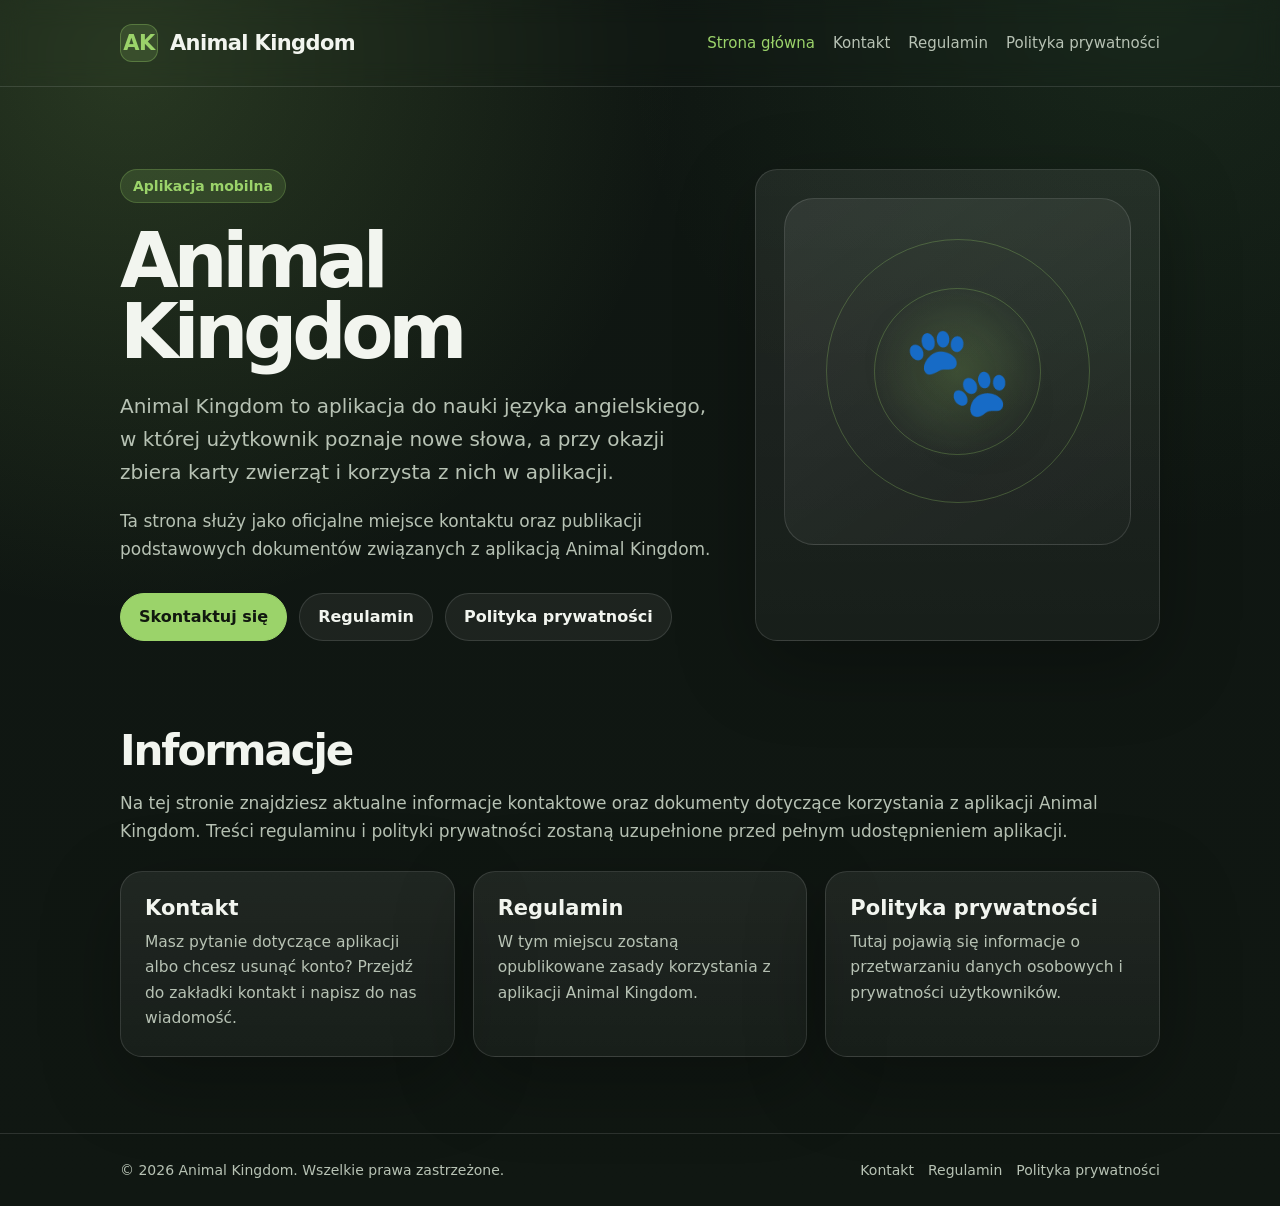
<file: index.html>
<!doctype html>
<html lang="pl">
<head>
  <meta charset="utf-8">
  <meta name="viewport" content="width=device-width, initial-scale=1">
  <title>Animal Kingdom – kontakt i dokumenty</title>
  <meta name="description" content="Oficjalna strona aplikacji Animal Kingdom do nauki języka angielskiego. Kontakt, regulamin i polityka prywatności.">
  <link rel="stylesheet" href="assets/style.css">
</head>
<body>
<header class="site-header">
  <div class="container header-inner">
    <a class="brand" href="index.html" aria-label="Animal Kingdom - strona główna">
      <span class="brand-mark">AK</span>
      <span>Animal Kingdom</span>
    </a>
    <nav class="nav" aria-label="Nawigacja główna">
      <a href="index.html" class="active">Strona główna</a>
      <a href="kontakt.html" >Kontakt</a>
      <a href="regulamin.html" >Regulamin</a>
      <a href="polityka-prywatnosci.html" >Polityka prywatności</a>
    </nav>
  </div>
</header>
<main>
  <section class="hero">
    <div class="container hero-grid">
      <div>
        <div class="kicker">Aplikacja mobilna</div>
        <h1>Animal Kingdom</h1>
        <p class="lead">
          Animal Kingdom to aplikacja do nauki języka angielskiego, w której użytkownik poznaje nowe słowa,
          a przy okazji zbiera karty zwierząt i korzysta z nich w aplikacji.
        </p>
        <p>
          Ta strona służy jako oficjalne miejsce kontaktu oraz publikacji podstawowych dokumentów
          związanych z aplikacją Animal Kingdom.
        </p>
        <div class="hero-actions">
          <a class="button primary" href="kontakt.html">Skontaktuj się</a>
          <a class="button" href="regulamin.html">Regulamin</a>
          <a class="button" href="polityka-prywatnosci.html">Polityka prywatności</a>
        </div>
      </div>

      <aside class="hero-card" aria-label="Grafika dekoracyjna Animal Kingdom">
        <div class="animal-orbit">
          <span class="orbit-symbol" aria-hidden="true">🐾</span>
        </div>
      </aside>
    </div>
  </section>

  <section class="info-section">
    <div class="container">
      <h2>Informacje</h2>
      <p>
        Na tej stronie znajdziesz aktualne informacje kontaktowe oraz dokumenty dotyczące korzystania
        z aplikacji Animal Kingdom. Treści regulaminu i polityki prywatności zostaną uzupełnione przed
        pełnym udostępnieniem aplikacji.
      </p>

      <div class="cards">
        <article class="card">
          <h3>Kontakt</h3>
          <p>Masz pytanie dotyczące aplikacji albo chcesz usunąć konto? Przejdź do zakładki kontakt i napisz do nas wiadomość.</p>
        </article>
        <article class="card">
          <h3>Regulamin</h3>
          <p>W tym miejscu zostaną opublikowane zasady korzystania z aplikacji Animal Kingdom.</p>
        </article>
        <article class="card">
          <h3>Polityka prywatności</h3>
          <p>Tutaj pojawią się informacje o przetwarzaniu danych osobowych i prywatności użytkowników.</p>
        </article>
      </div>
    </div>
  </section>
</main>
<footer class="site-footer">
  <div class="container footer-inner">
    <span>© 2026 Animal Kingdom. Wszelkie prawa zastrzeżone.</span>
    <div class="footer-links">
      <a href="kontakt.html">Kontakt</a>
      <a href="regulamin.html">Regulamin</a>
      <a href="polityka-prywatnosci.html">Polityka prywatności</a>
    </div>
  </div>
</footer>
</body>
</html>
</file>
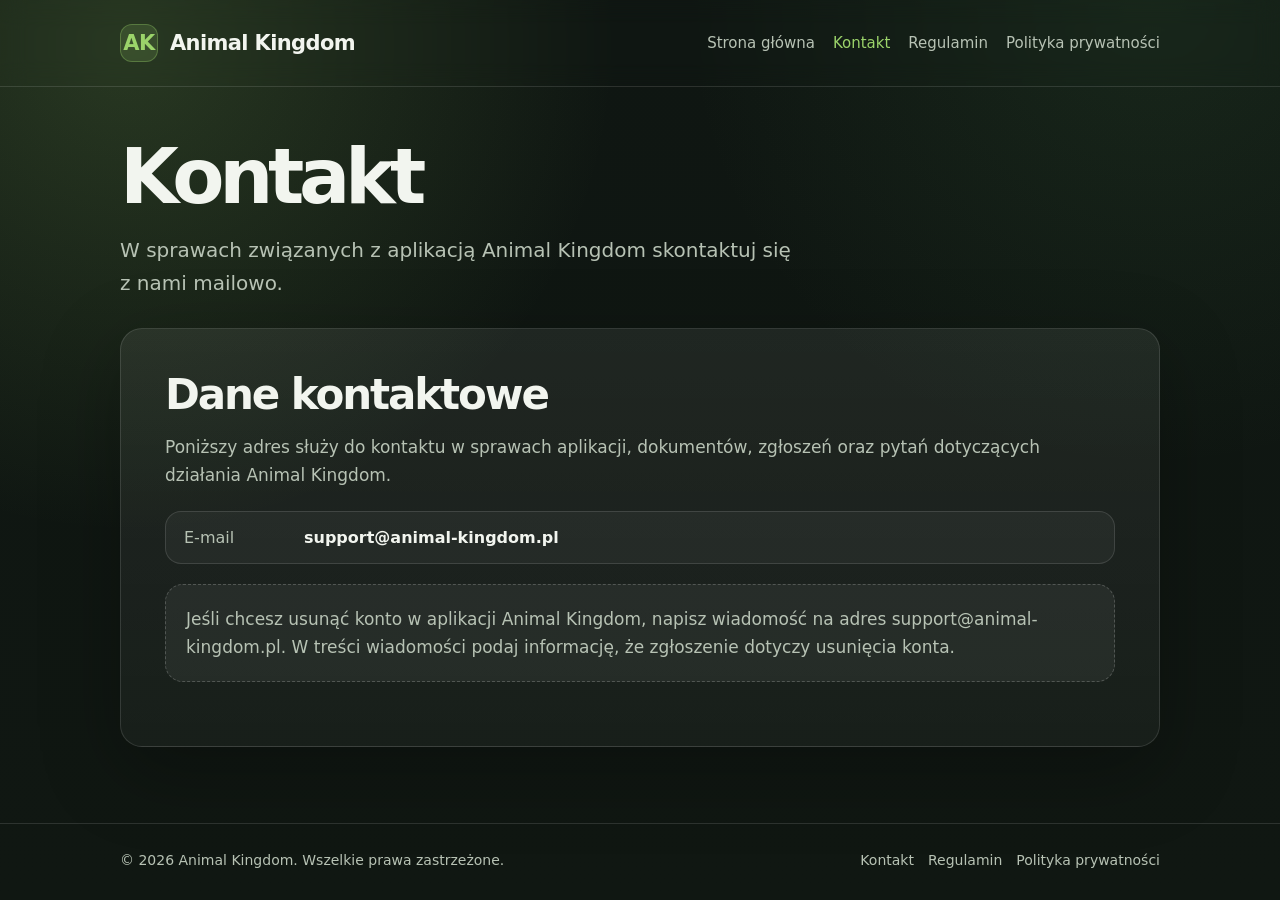
<file: kontakt.html>
<!doctype html>
<html lang="pl">
<head>
  <meta charset="utf-8">
  <meta name="viewport" content="width=device-width, initial-scale=1">
  <title>Kontakt – Animal Kingdom</title>
  <meta name="description" content="Kontakt w sprawach aplikacji Animal Kingdom oraz usunięcia konta.">
  <link rel="stylesheet" href="assets/style.css">
</head>
<body>
<header class="site-header">
  <div class="container header-inner">
    <a class="brand" href="index.html" aria-label="Animal Kingdom - strona główna">
      <span class="brand-mark">AK</span>
      <span>Animal Kingdom</span>
    </a>
    <nav class="nav" aria-label="Nawigacja główna">
      <a href="index.html" >Strona główna</a>
      <a href="kontakt.html" class="active">Kontakt</a>
      <a href="regulamin.html" >Regulamin</a>
      <a href="polityka-prywatnosci.html" >Polityka prywatności</a>
    </nav>
  </div>
</header>
<main class="page">
  <div class="container">
    <div class="page-header">
      <h1>Kontakt</h1>
      <p class="lead">
        W sprawach związanych z aplikacją Animal Kingdom skontaktuj się z nami mailowo.
      </p>
    </div>

    <section class="document-card">
      <h2>Dane kontaktowe</h2>
      <p>
        Poniższy adres służy do kontaktu w sprawach aplikacji, dokumentów, zgłoszeń oraz pytań
        dotyczących działania Animal Kingdom.
      </p>

      <div class="contact-box">
        <div class="contact-row">
          <span class="contact-label">E-mail</span>
          <a class="contact-value" href="mailto:support@animal-kingdom.pl">support@animal-kingdom.pl</a>
        </div>
      </div>

      <div class="placeholder">
        <p>
          Jeśli chcesz usunąć konto w aplikacji Animal Kingdom, napisz wiadomość na adres
          support@animal-kingdom.pl. W treści wiadomości podaj informację, że zgłoszenie dotyczy
          usunięcia konta.
        </p>
      </div>
    </section>
  </div>
</main>
<footer class="site-footer">
  <div class="container footer-inner">
    <span>© 2026 Animal Kingdom. Wszelkie prawa zastrzeżone.</span>
    <div class="footer-links">
      <a href="kontakt.html">Kontakt</a>
      <a href="regulamin.html">Regulamin</a>
      <a href="polityka-prywatnosci.html">Polityka prywatności</a>
    </div>
  </div>
</footer>
</body>
</html>
</file>
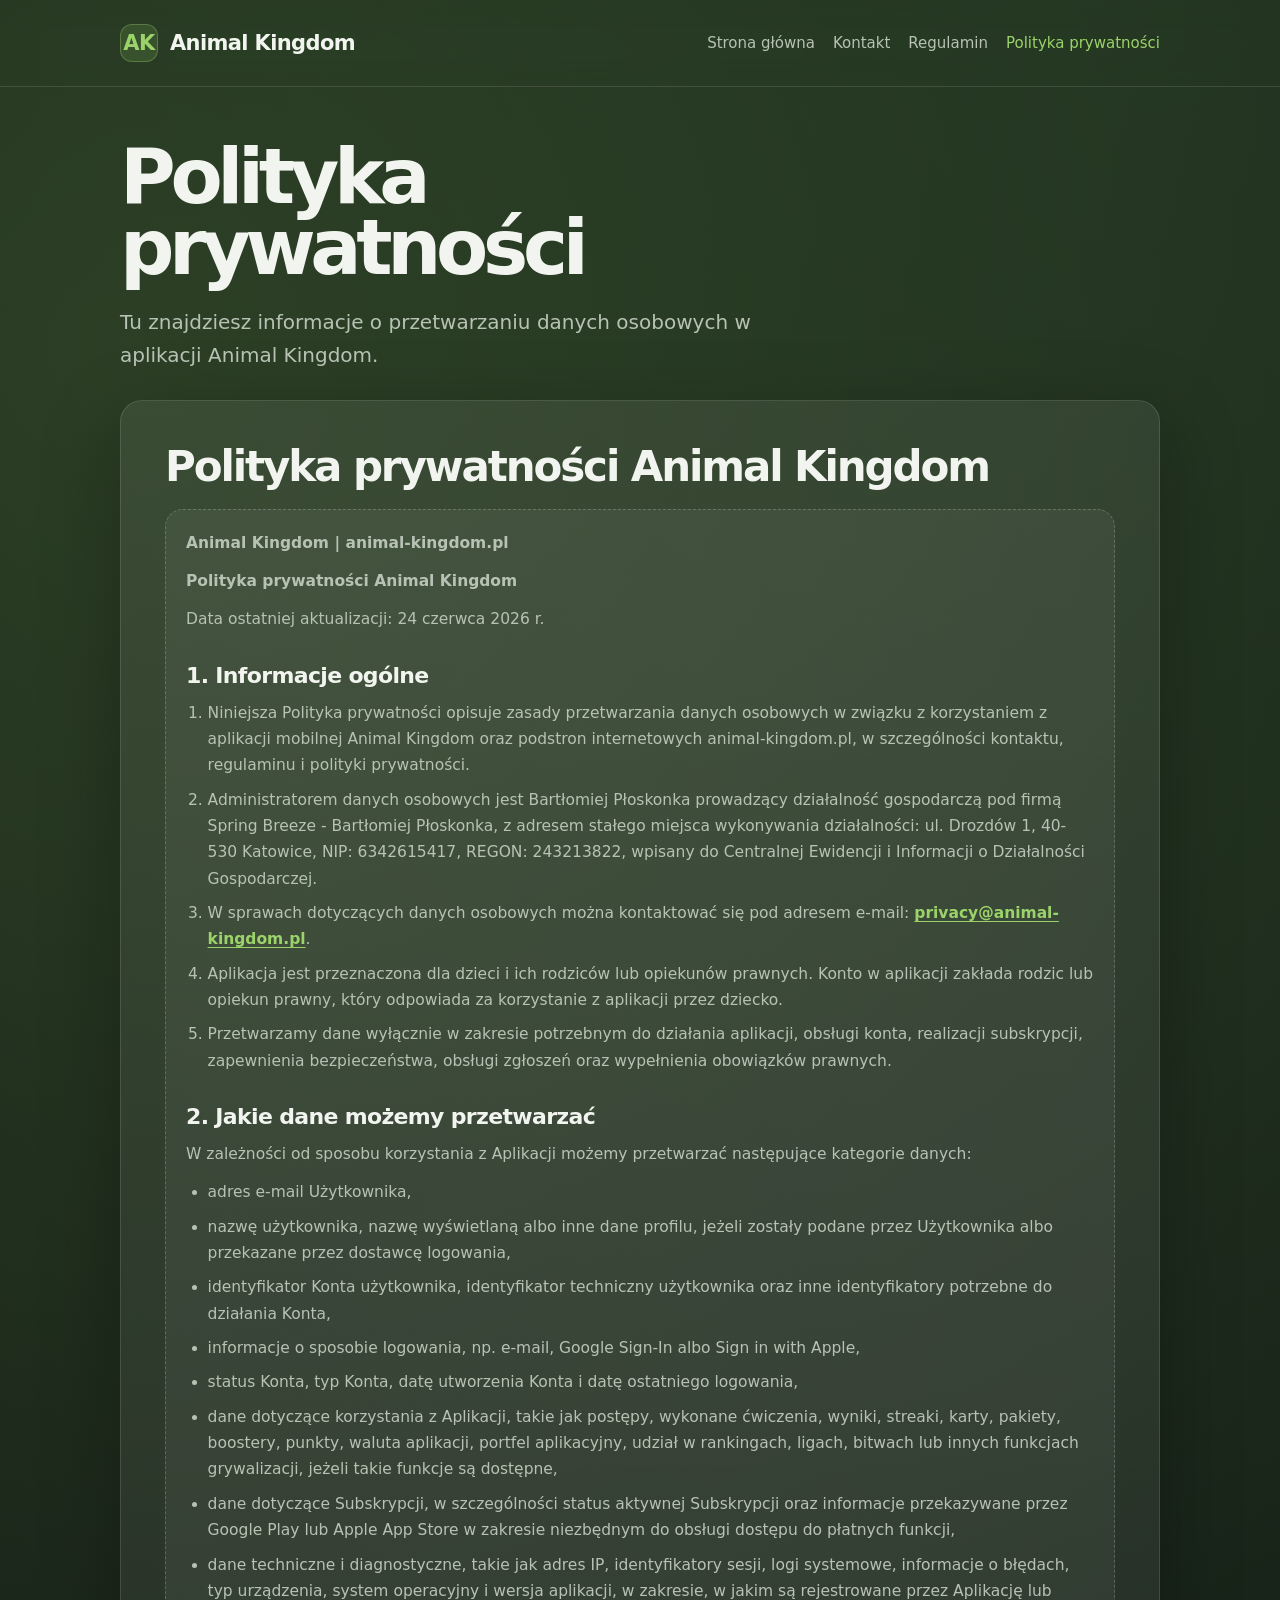
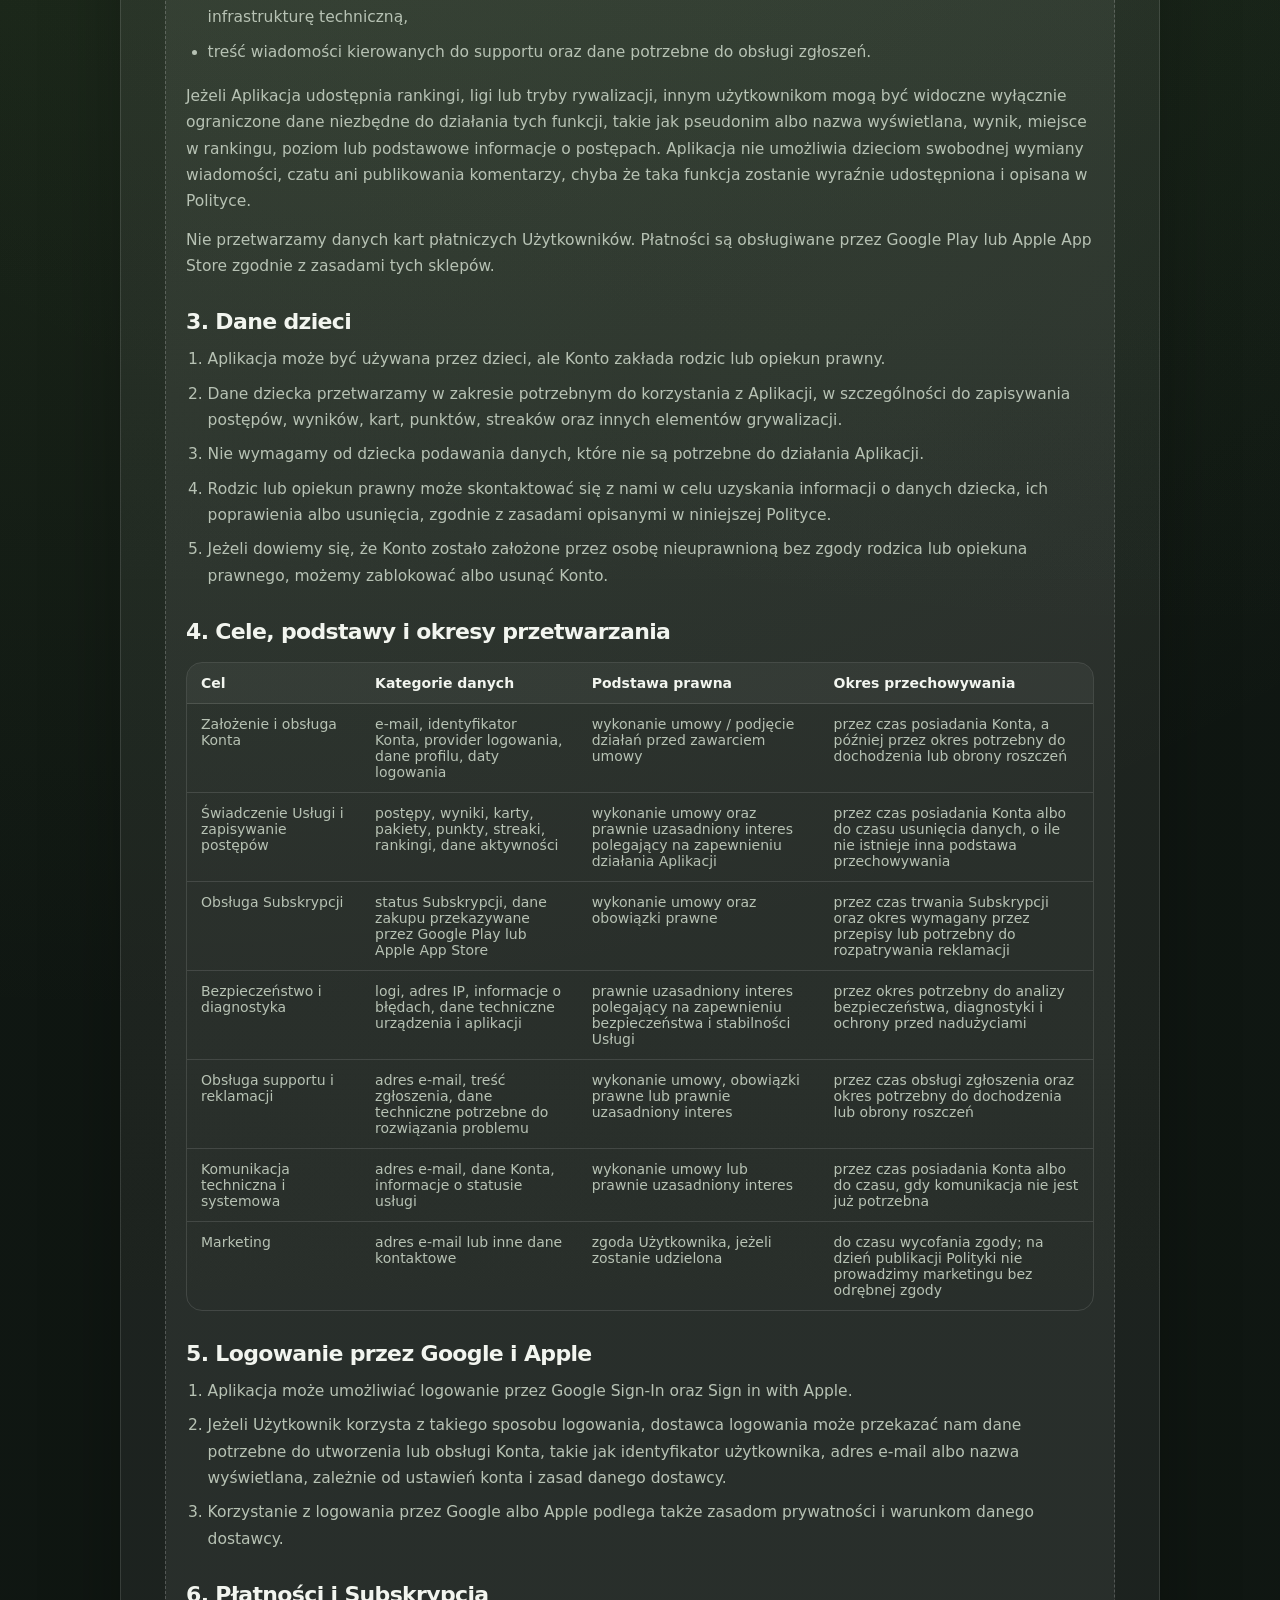
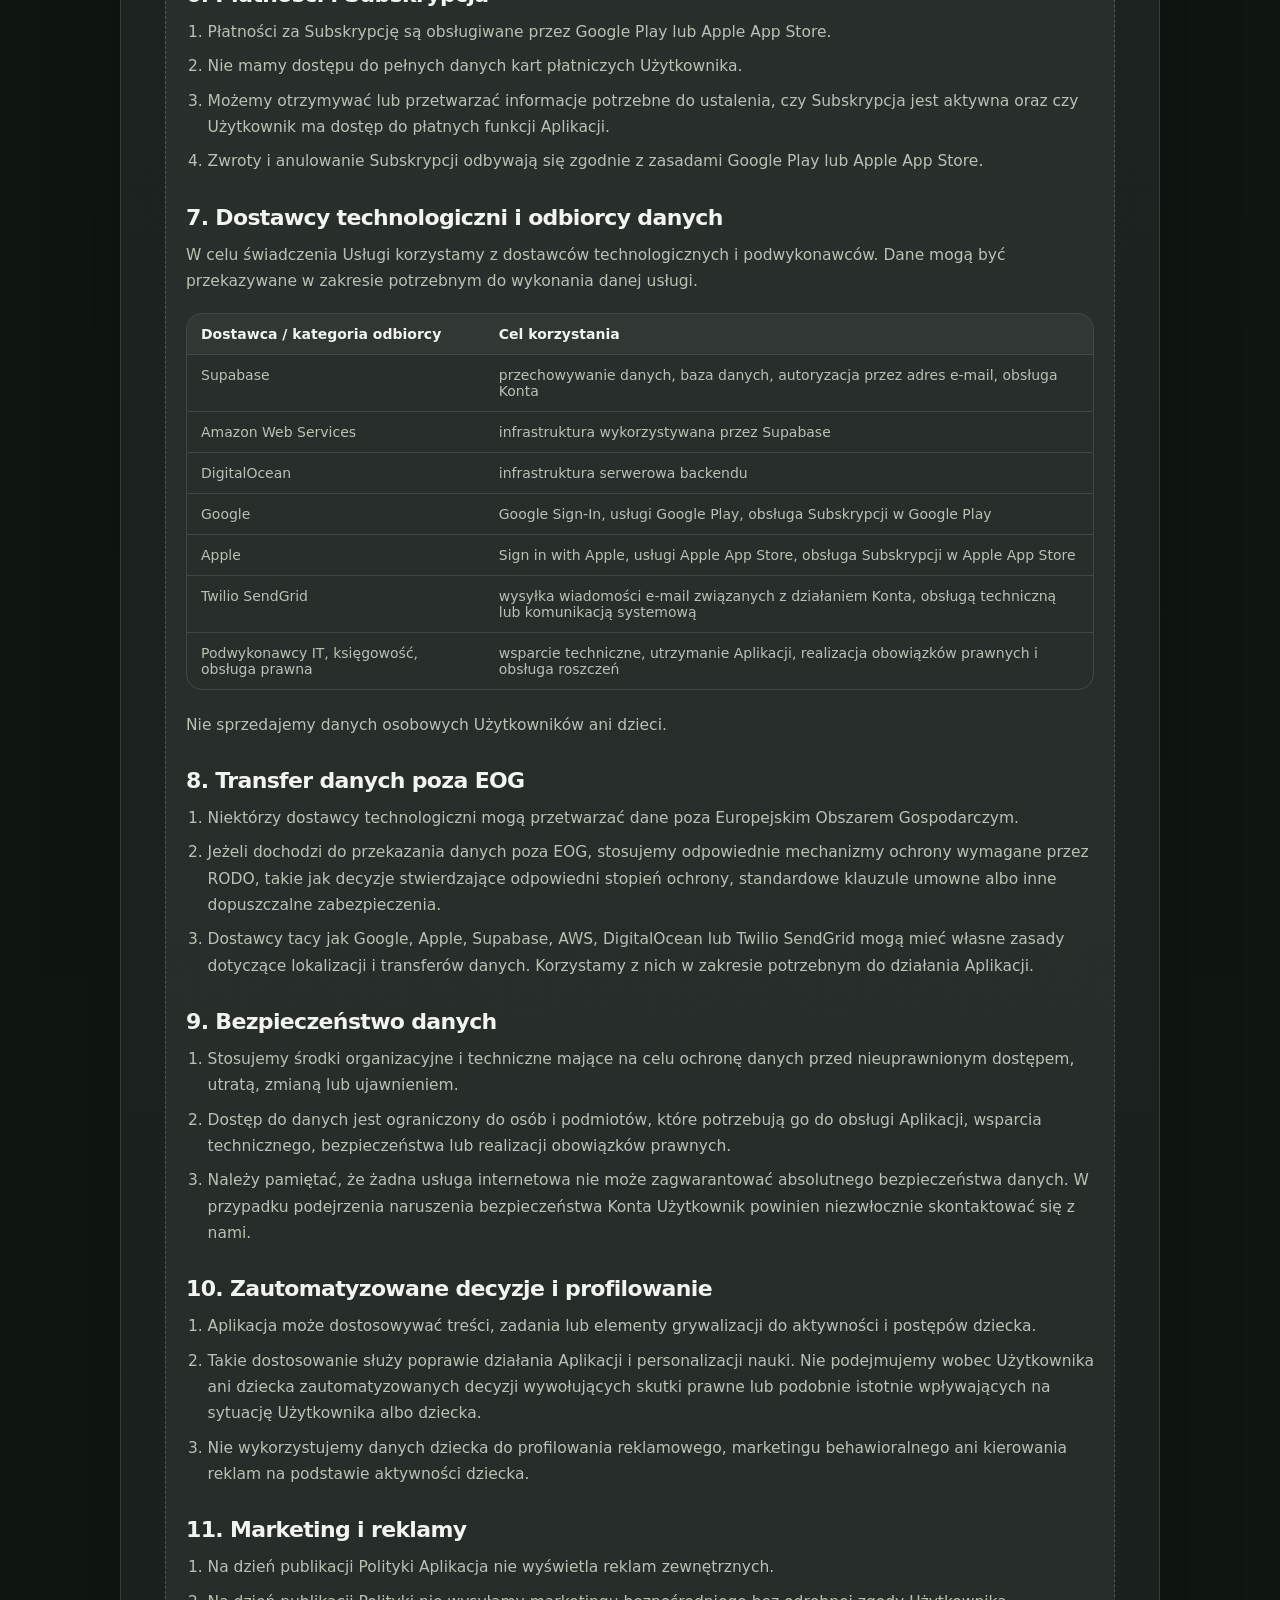
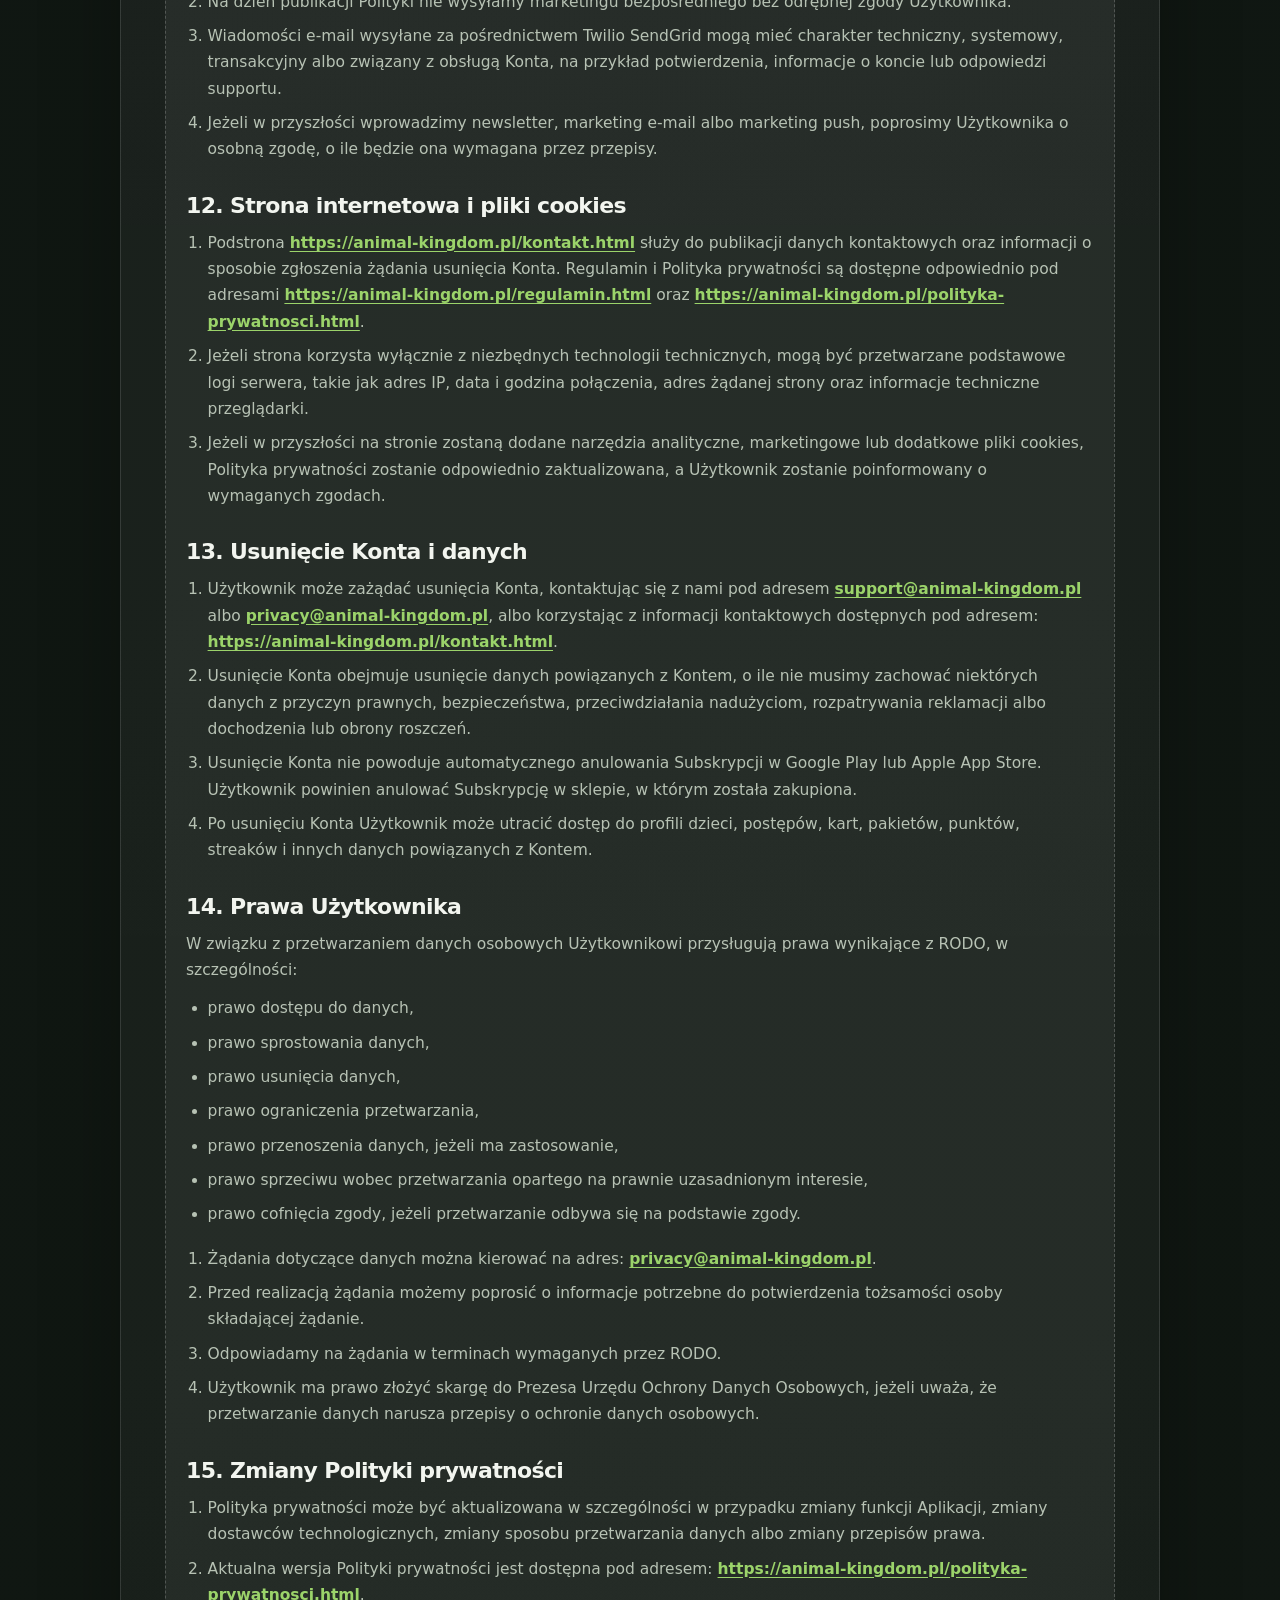
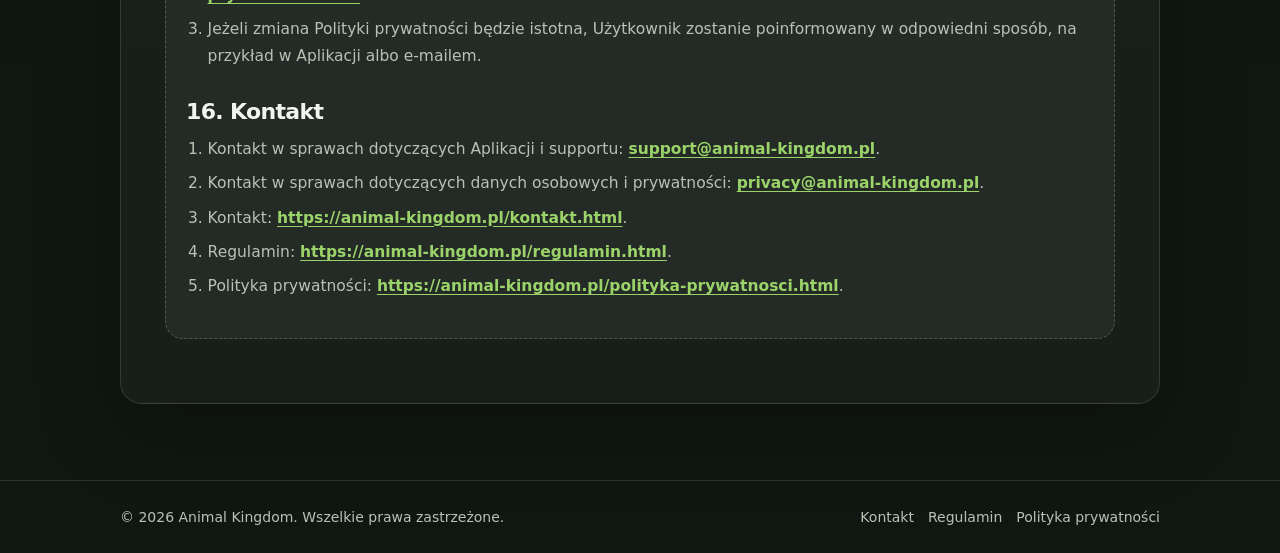
<file: polityka-prywatnosci.html>
<!doctype html>
<html lang="pl">
<head>
  <meta charset="utf-8">
  <meta name="viewport" content="width=device-width, initial-scale=1">
  <title>Polityka prywatności – Animal Kingdom</title>
  <meta name="description" content="Polityka prywatności aplikacji Animal Kingdom.">
  <link rel="stylesheet" href="assets/style.css">
  <style>
    .legal-document {
      color: var(--muted);
    }

    .legal-document .doc-meta {
      margin-bottom: 22px;
    }

    .legal-document h3 {
      color: var(--text);
      font-size: 22px;
      margin: 30px 0 12px;
      letter-spacing: -0.03em;
    }

    .legal-document p,
    .legal-document li {
      color: var(--muted);
      font-size: 15.5px;
      line-height: 1.7;
    }

    .legal-document p {
      margin: 0 0 12px;
    }

    .legal-document ol,
    .legal-document ul {
      margin: 0 0 18px;
      padding-left: 1.35rem;
    }

    .legal-document li {
      margin-bottom: 8px;
    }

    .legal-document a {
      color: var(--accent);
      font-weight: 700;
      text-decoration: underline;
      text-underline-offset: 3px;
    }

    .legal-document .table-wrap {
      width: 100%;
      overflow-x: auto;
      margin: 18px 0 22px;
      border: 1px solid var(--line);
      border-radius: 16px;
    }

    .legal-document table {
      width: 100%;
      min-width: 760px;
      border-collapse: collapse;
      font-size: 14px;
      color: var(--muted);
    }

    .legal-document th,
    .legal-document td {
      padding: 12px 14px;
      border-bottom: 1px solid var(--line);
      text-align: left;
      vertical-align: top;
    }

    .legal-document th {
      color: var(--text);
      background: rgba(255,255,255,0.045);
      font-weight: 800;
    }

    .legal-document tr:last-child td {
      border-bottom: 0;
    }
  </style>
</head>
<body>
<header class="site-header">
  <div class="container header-inner">
    <a class="brand" href="index.html" aria-label="Animal Kingdom - strona główna">
      <span class="brand-mark">AK</span>
      <span>Animal Kingdom</span>
    </a>
    <nav class="nav" aria-label="Nawigacja główna">
      <a href="index.html" >Strona główna</a>
      <a href="kontakt.html" >Kontakt</a>
      <a href="regulamin.html" >Regulamin</a>
      <a href="polityka-prywatnosci.html" class="active">Polityka prywatności</a>
    </nav>
  </div>
</header>
<main class="page">
  <div class="container">
    <div class="page-header">
      <h1>Polityka prywatności</h1>
      <p class="lead">
        Tu znajdziesz informacje o przetwarzaniu danych osobowych w aplikacji Animal Kingdom.
      </p>
    </div>

    <section class="document-card">
      <h2>Polityka prywatności Animal Kingdom</h2>

      <div class="placeholder legal-document">
        <div class="doc-meta">
          <p><strong>Animal Kingdom | animal-kingdom.pl</strong></p>
          <p><strong>Polityka prywatności Animal Kingdom</strong></p>
          <p>Data ostatniej aktualizacji: 24 czerwca 2026 r.</p>
        </div>

        <h3>1. Informacje ogólne</h3>
        <ol>
          <li>Niniejsza Polityka prywatności opisuje zasady przetwarzania danych osobowych w związku z korzystaniem z aplikacji mobilnej Animal Kingdom oraz podstron internetowych animal-kingdom.pl, w szczególności kontaktu, regulaminu i polityki prywatności.</li>
          <li>Administratorem danych osobowych jest Bartłomiej Płoskonka prowadzący działalność gospodarczą pod firmą Spring Breeze - Bartłomiej Płoskonka, z adresem stałego miejsca wykonywania działalności: ul. Drozdów 1, 40-530 Katowice, NIP: 6342615417, REGON: 243213822, wpisany do Centralnej Ewidencji i Informacji o Działalności Gospodarczej.</li>
          <li>W sprawach dotyczących danych osobowych można kontaktować się pod adresem e-mail: <a href="mailto:privacy@animal-kingdom.pl">privacy@animal-kingdom.pl</a>.</li>
          <li>Aplikacja jest przeznaczona dla dzieci i ich rodziców lub opiekunów prawnych. Konto w aplikacji zakłada rodzic lub opiekun prawny, który odpowiada za korzystanie z aplikacji przez dziecko.</li>
          <li>Przetwarzamy dane wyłącznie w zakresie potrzebnym do działania aplikacji, obsługi konta, realizacji subskrypcji, zapewnienia bezpieczeństwa, obsługi zgłoszeń oraz wypełnienia obowiązków prawnych.</li>
        </ol>

        <h3>2. Jakie dane możemy przetwarzać</h3>
        <p>W zależności od sposobu korzystania z Aplikacji możemy przetwarzać następujące kategorie danych:</p>
        <ul>
          <li>adres e-mail Użytkownika,</li>
          <li>nazwę użytkownika, nazwę wyświetlaną albo inne dane profilu, jeżeli zostały podane przez Użytkownika albo przekazane przez dostawcę logowania,</li>
          <li>identyfikator Konta użytkownika, identyfikator techniczny użytkownika oraz inne identyfikatory potrzebne do działania Konta,</li>
          <li>informacje o sposobie logowania, np. e-mail, Google Sign-In albo Sign in with Apple,</li>
          <li>status Konta, typ Konta, datę utworzenia Konta i datę ostatniego logowania,</li>
          <li>dane dotyczące korzystania z Aplikacji, takie jak postępy, wykonane ćwiczenia, wyniki, streaki, karty, pakiety, boostery, punkty, waluta aplikacji, portfel aplikacyjny, udział w rankingach, ligach, bitwach lub innych funkcjach grywalizacji, jeżeli takie funkcje są dostępne,</li>
          <li>dane dotyczące Subskrypcji, w szczególności status aktywnej Subskrypcji oraz informacje przekazywane przez Google Play lub Apple App Store w zakresie niezbędnym do obsługi dostępu do płatnych funkcji,</li>
          <li>dane techniczne i diagnostyczne, takie jak adres IP, identyfikatory sesji, logi systemowe, informacje o błędach, typ urządzenia, system operacyjny i wersja aplikacji, w zakresie, w jakim są rejestrowane przez Aplikację lub infrastrukturę techniczną,</li>
          <li>treść wiadomości kierowanych do supportu oraz dane potrzebne do obsługi zgłoszeń.</li>
        </ul>
        <p>Jeżeli Aplikacja udostępnia rankingi, ligi lub tryby rywalizacji, innym użytkownikom mogą być widoczne wyłącznie ograniczone dane niezbędne do działania tych funkcji, takie jak pseudonim albo nazwa wyświetlana, wynik, miejsce w rankingu, poziom lub podstawowe informacje o postępach. Aplikacja nie umożliwia dzieciom swobodnej wymiany wiadomości, czatu ani publikowania komentarzy, chyba że taka funkcja zostanie wyraźnie udostępniona i opisana w Polityce.</p>
        <p>Nie przetwarzamy danych kart płatniczych Użytkowników. Płatności są obsługiwane przez Google Play lub Apple App Store zgodnie z zasadami tych sklepów.</p>

        <h3>3. Dane dzieci</h3>
        <ol>
          <li>Aplikacja może być używana przez dzieci, ale Konto zakłada rodzic lub opiekun prawny.</li>
          <li>Dane dziecka przetwarzamy w zakresie potrzebnym do korzystania z Aplikacji, w szczególności do zapisywania postępów, wyników, kart, punktów, streaków oraz innych elementów grywalizacji.</li>
          <li>Nie wymagamy od dziecka podawania danych, które nie są potrzebne do działania Aplikacji.</li>
          <li>Rodzic lub opiekun prawny może skontaktować się z nami w celu uzyskania informacji o danych dziecka, ich poprawienia albo usunięcia, zgodnie z zasadami opisanymi w niniejszej Polityce.</li>
          <li>Jeżeli dowiemy się, że Konto zostało założone przez osobę nieuprawnioną bez zgody rodzica lub opiekuna prawnego, możemy zablokować albo usunąć Konto.</li>
        </ol>

        <h3>4. Cele, podstawy i okresy przetwarzania</h3>
        <div class="table-wrap">
          <table>
            <thead>
              <tr>
                <th>Cel</th>
                <th>Kategorie danych</th>
                <th>Podstawa prawna</th>
                <th>Okres przechowywania</th>
              </tr>
            </thead>
            <tbody>
              <tr>
                <td>Założenie i obsługa Konta</td>
                <td>e-mail, identyfikator Konta, provider logowania, dane profilu, daty logowania</td>
                <td>wykonanie umowy / podjęcie działań przed zawarciem umowy</td>
                <td>przez czas posiadania Konta, a później przez okres potrzebny do dochodzenia lub obrony roszczeń</td>
              </tr>
              <tr>
                <td>Świadczenie Usługi i zapisywanie postępów</td>
                <td>postępy, wyniki, karty, pakiety, punkty, streaki, rankingi, dane aktywności</td>
                <td>wykonanie umowy oraz prawnie uzasadniony interes polegający na zapewnieniu działania Aplikacji</td>
                <td>przez czas posiadania Konta albo do czasu usunięcia danych, o ile nie istnieje inna podstawa przechowywania</td>
              </tr>
              <tr>
                <td>Obsługa Subskrypcji</td>
                <td>status Subskrypcji, dane zakupu przekazywane przez Google Play lub Apple App Store</td>
                <td>wykonanie umowy oraz obowiązki prawne</td>
                <td>przez czas trwania Subskrypcji oraz okres wymagany przez przepisy lub potrzebny do rozpatrywania reklamacji</td>
              </tr>
              <tr>
                <td>Bezpieczeństwo i diagnostyka</td>
                <td>logi, adres IP, informacje o błędach, dane techniczne urządzenia i aplikacji</td>
                <td>prawnie uzasadniony interes polegający na zapewnieniu bezpieczeństwa i stabilności Usługi</td>
                <td>przez okres potrzebny do analizy bezpieczeństwa, diagnostyki i ochrony przed nadużyciami</td>
              </tr>
              <tr>
                <td>Obsługa supportu i reklamacji</td>
                <td>adres e-mail, treść zgłoszenia, dane techniczne potrzebne do rozwiązania problemu</td>
                <td>wykonanie umowy, obowiązki prawne lub prawnie uzasadniony interes</td>
                <td>przez czas obsługi zgłoszenia oraz okres potrzebny do dochodzenia lub obrony roszczeń</td>
              </tr>
              <tr>
                <td>Komunikacja techniczna i systemowa</td>
                <td>adres e-mail, dane Konta, informacje o statusie usługi</td>
                <td>wykonanie umowy lub prawnie uzasadniony interes</td>
                <td>przez czas posiadania Konta albo do czasu, gdy komunikacja nie jest już potrzebna</td>
              </tr>
              <tr>
                <td>Marketing</td>
                <td>adres e-mail lub inne dane kontaktowe</td>
                <td>zgoda Użytkownika, jeżeli zostanie udzielona</td>
                <td>do czasu wycofania zgody; na dzień publikacji Polityki nie prowadzimy marketingu bez odrębnej zgody</td>
              </tr>
            </tbody>
          </table>
        </div>

        <h3>5. Logowanie przez Google i Apple</h3>
        <ol>
          <li>Aplikacja może umożliwiać logowanie przez Google Sign-In oraz Sign in with Apple.</li>
          <li>Jeżeli Użytkownik korzysta z takiego sposobu logowania, dostawca logowania może przekazać nam dane potrzebne do utworzenia lub obsługi Konta, takie jak identyfikator użytkownika, adres e-mail albo nazwa wyświetlana, zależnie od ustawień konta i zasad danego dostawcy.</li>
          <li>Korzystanie z logowania przez Google albo Apple podlega także zasadom prywatności i warunkom danego dostawcy.</li>
        </ol>

        <h3>6. Płatności i Subskrypcja</h3>
        <ol>
          <li>Płatności za Subskrypcję są obsługiwane przez Google Play lub Apple App Store.</li>
          <li>Nie mamy dostępu do pełnych danych kart płatniczych Użytkownika.</li>
          <li>Możemy otrzymywać lub przetwarzać informacje potrzebne do ustalenia, czy Subskrypcja jest aktywna oraz czy Użytkownik ma dostęp do płatnych funkcji Aplikacji.</li>
          <li>Zwroty i anulowanie Subskrypcji odbywają się zgodnie z zasadami Google Play lub Apple App Store.</li>
        </ol>

        <h3>7. Dostawcy technologiczni i odbiorcy danych</h3>
        <p>W celu świadczenia Usługi korzystamy z dostawców technologicznych i podwykonawców. Dane mogą być przekazywane w zakresie potrzebnym do wykonania danej usługi.</p>
        <div class="table-wrap">
          <table>
            <thead>
              <tr>
                <th>Dostawca / kategoria odbiorcy</th>
                <th>Cel korzystania</th>
              </tr>
            </thead>
            <tbody>
              <tr>
                <td>Supabase</td>
                <td>przechowywanie danych, baza danych, autoryzacja przez adres e-mail, obsługa Konta</td>
              </tr>
              <tr>
                <td>Amazon Web Services</td>
                <td>infrastruktura wykorzystywana przez Supabase</td>
              </tr>
              <tr>
                <td>DigitalOcean</td>
                <td>infrastruktura serwerowa backendu</td>
              </tr>
              <tr>
                <td>Google</td>
                <td>Google Sign-In, usługi Google Play, obsługa Subskrypcji w Google Play</td>
              </tr>
              <tr>
                <td>Apple</td>
                <td>Sign in with Apple, usługi Apple App Store, obsługa Subskrypcji w Apple App Store</td>
              </tr>
              <tr>
                <td>Twilio SendGrid</td>
                <td>wysyłka wiadomości e-mail związanych z działaniem Konta, obsługą techniczną lub komunikacją systemową</td>
              </tr>
              <tr>
                <td>Podwykonawcy IT, księgowość, obsługa prawna</td>
                <td>wsparcie techniczne, utrzymanie Aplikacji, realizacja obowiązków prawnych i obsługa roszczeń</td>
              </tr>
            </tbody>
          </table>
        </div>
        <p>Nie sprzedajemy danych osobowych Użytkowników ani dzieci.</p>

        <h3>8. Transfer danych poza EOG</h3>
        <ol>
          <li>Niektórzy dostawcy technologiczni mogą przetwarzać dane poza Europejskim Obszarem Gospodarczym.</li>
          <li>Jeżeli dochodzi do przekazania danych poza EOG, stosujemy odpowiednie mechanizmy ochrony wymagane przez RODO, takie jak decyzje stwierdzające odpowiedni stopień ochrony, standardowe klauzule umowne albo inne dopuszczalne zabezpieczenia.</li>
          <li>Dostawcy tacy jak Google, Apple, Supabase, AWS, DigitalOcean lub Twilio SendGrid mogą mieć własne zasady dotyczące lokalizacji i transferów danych. Korzystamy z nich w zakresie potrzebnym do działania Aplikacji.</li>
        </ol>

        <h3>9. Bezpieczeństwo danych</h3>
        <ol>
          <li>Stosujemy środki organizacyjne i techniczne mające na celu ochronę danych przed nieuprawnionym dostępem, utratą, zmianą lub ujawnieniem.</li>
          <li>Dostęp do danych jest ograniczony do osób i podmiotów, które potrzebują go do obsługi Aplikacji, wsparcia technicznego, bezpieczeństwa lub realizacji obowiązków prawnych.</li>
          <li>Należy pamiętać, że żadna usługa internetowa nie może zagwarantować absolutnego bezpieczeństwa danych. W przypadku podejrzenia naruszenia bezpieczeństwa Konta Użytkownik powinien niezwłocznie skontaktować się z nami.</li>
        </ol>

        <h3>10. Zautomatyzowane decyzje i profilowanie</h3>
        <ol>
          <li>Aplikacja może dostosowywać treści, zadania lub elementy grywalizacji do aktywności i postępów dziecka.</li>
          <li>Takie dostosowanie służy poprawie działania Aplikacji i personalizacji nauki. Nie podejmujemy wobec Użytkownika ani dziecka zautomatyzowanych decyzji wywołujących skutki prawne lub podobnie istotnie wpływających na sytuację Użytkownika albo dziecka.</li>
          <li>Nie wykorzystujemy danych dziecka do profilowania reklamowego, marketingu behawioralnego ani kierowania reklam na podstawie aktywności dziecka.</li>
        </ol>

        <h3>11. Marketing i reklamy</h3>
        <ol>
          <li>Na dzień publikacji Polityki Aplikacja nie wyświetla reklam zewnętrznych.</li>
          <li>Na dzień publikacji Polityki nie wysyłamy marketingu bezpośredniego bez odrębnej zgody Użytkownika.</li>
          <li>Wiadomości e-mail wysyłane za pośrednictwem Twilio SendGrid mogą mieć charakter techniczny, systemowy, transakcyjny albo związany z obsługą Konta, na przykład potwierdzenia, informacje o koncie lub odpowiedzi supportu.</li>
          <li>Jeżeli w przyszłości wprowadzimy newsletter, marketing e-mail albo marketing push, poprosimy Użytkownika o osobną zgodę, o ile będzie ona wymagana przez przepisy.</li>
        </ol>

        <h3>12. Strona internetowa i pliki cookies</h3>
        <ol>
          <li>Podstrona <a href="kontakt.html">https://animal-kingdom.pl/kontakt.html</a> służy do publikacji danych kontaktowych oraz informacji o sposobie zgłoszenia żądania usunięcia Konta. Regulamin i Polityka prywatności są dostępne odpowiednio pod adresami <a href="regulamin.html">https://animal-kingdom.pl/regulamin.html</a> oraz <a href="polityka-prywatnosci.html">https://animal-kingdom.pl/polityka-prywatnosci.html</a>.</li>
          <li>Jeżeli strona korzysta wyłącznie z niezbędnych technologii technicznych, mogą być przetwarzane podstawowe logi serwera, takie jak adres IP, data i godzina połączenia, adres żądanej strony oraz informacje techniczne przeglądarki.</li>
          <li>Jeżeli w przyszłości na stronie zostaną dodane narzędzia analityczne, marketingowe lub dodatkowe pliki cookies, Polityka prywatności zostanie odpowiednio zaktualizowana, a Użytkownik zostanie poinformowany o wymaganych zgodach.</li>
        </ol>

        <h3>13. Usunięcie Konta i danych</h3>
        <ol>
          <li>Użytkownik może zażądać usunięcia Konta, kontaktując się z nami pod adresem <a href="mailto:support@animal-kingdom.pl">support@animal-kingdom.pl</a> albo <a href="mailto:privacy@animal-kingdom.pl">privacy@animal-kingdom.pl</a>, albo korzystając z informacji kontaktowych dostępnych pod adresem: <a href="kontakt.html">https://animal-kingdom.pl/kontakt.html</a>.</li>
          <li>Usunięcie Konta obejmuje usunięcie danych powiązanych z Kontem, o ile nie musimy zachować niektórych danych z przyczyn prawnych, bezpieczeństwa, przeciwdziałania nadużyciom, rozpatrywania reklamacji albo dochodzenia lub obrony roszczeń.</li>
          <li>Usunięcie Konta nie powoduje automatycznego anulowania Subskrypcji w Google Play lub Apple App Store. Użytkownik powinien anulować Subskrypcję w sklepie, w którym została zakupiona.</li>
          <li>Po usunięciu Konta Użytkownik może utracić dostęp do profili dzieci, postępów, kart, pakietów, punktów, streaków i innych danych powiązanych z Kontem.</li>
        </ol>

        <h3>14. Prawa Użytkownika</h3>
        <p>W związku z przetwarzaniem danych osobowych Użytkownikowi przysługują prawa wynikające z RODO, w szczególności:</p>
        <ul>
          <li>prawo dostępu do danych,</li>
          <li>prawo sprostowania danych,</li>
          <li>prawo usunięcia danych,</li>
          <li>prawo ograniczenia przetwarzania,</li>
          <li>prawo przenoszenia danych, jeżeli ma zastosowanie,</li>
          <li>prawo sprzeciwu wobec przetwarzania opartego na prawnie uzasadnionym interesie,</li>
          <li>prawo cofnięcia zgody, jeżeli przetwarzanie odbywa się na podstawie zgody.</li>
        </ul>
        <ol>
          <li>Żądania dotyczące danych można kierować na adres: <a href="mailto:privacy@animal-kingdom.pl">privacy@animal-kingdom.pl</a>.</li>
          <li>Przed realizacją żądania możemy poprosić o informacje potrzebne do potwierdzenia tożsamości osoby składającej żądanie.</li>
          <li>Odpowiadamy na żądania w terminach wymaganych przez RODO.</li>
          <li>Użytkownik ma prawo złożyć skargę do Prezesa Urzędu Ochrony Danych Osobowych, jeżeli uważa, że przetwarzanie danych narusza przepisy o ochronie danych osobowych.</li>
        </ol>

        <h3>15. Zmiany Polityki prywatności</h3>
        <ol>
          <li>Polityka prywatności może być aktualizowana w szczególności w przypadku zmiany funkcji Aplikacji, zmiany dostawców technologicznych, zmiany sposobu przetwarzania danych albo zmiany przepisów prawa.</li>
          <li>Aktualna wersja Polityki prywatności jest dostępna pod adresem: <a href="polityka-prywatnosci.html">https://animal-kingdom.pl/polityka-prywatnosci.html</a>.</li>
          <li>Jeżeli zmiana Polityki prywatności będzie istotna, Użytkownik zostanie poinformowany w odpowiedni sposób, na przykład w Aplikacji albo e-mailem.</li>
        </ol>

        <h3>16. Kontakt</h3>
        <ol>
          <li>Kontakt w sprawach dotyczących Aplikacji i supportu: <a href="mailto:support@animal-kingdom.pl">support@animal-kingdom.pl</a>.</li>
          <li>Kontakt w sprawach dotyczących danych osobowych i prywatności: <a href="mailto:privacy@animal-kingdom.pl">privacy@animal-kingdom.pl</a>.</li>
          <li>Kontakt: <a href="kontakt.html">https://animal-kingdom.pl/kontakt.html</a>.</li>
          <li>Regulamin: <a href="regulamin.html">https://animal-kingdom.pl/regulamin.html</a>.</li>
          <li>Polityka prywatności: <a href="polityka-prywatnosci.html">https://animal-kingdom.pl/polityka-prywatnosci.html</a>.</li>
        </ol>
      </div>
    </section>
  </div>
</main>
<footer class="site-footer">
  <div class="container footer-inner">
    <span>© 2026 Animal Kingdom. Wszelkie prawa zastrzeżone.</span>
    <div class="footer-links">
      <a href="kontakt.html">Kontakt</a>
      <a href="regulamin.html">Regulamin</a>
      <a href="polityka-prywatnosci.html">Polityka prywatności</a>
    </div>
  </div>
</footer>
</body>
</html>
</file>
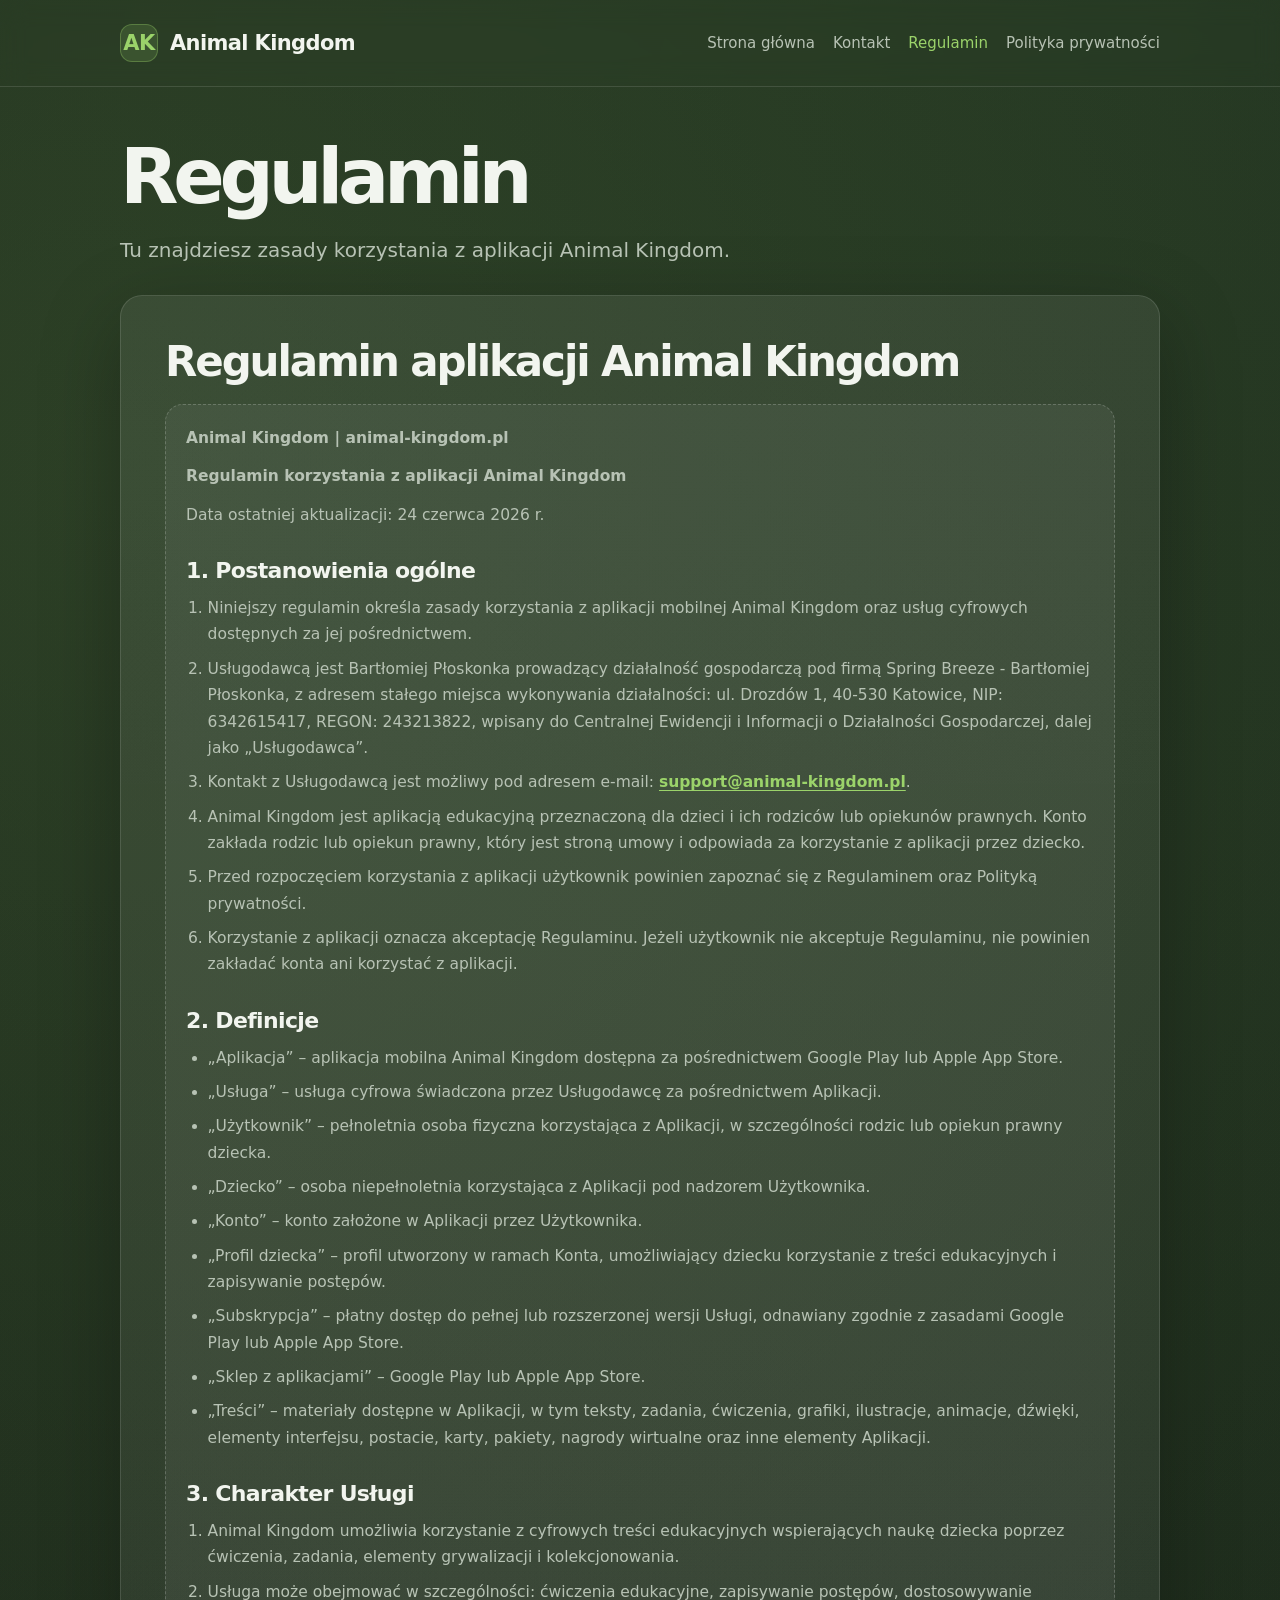
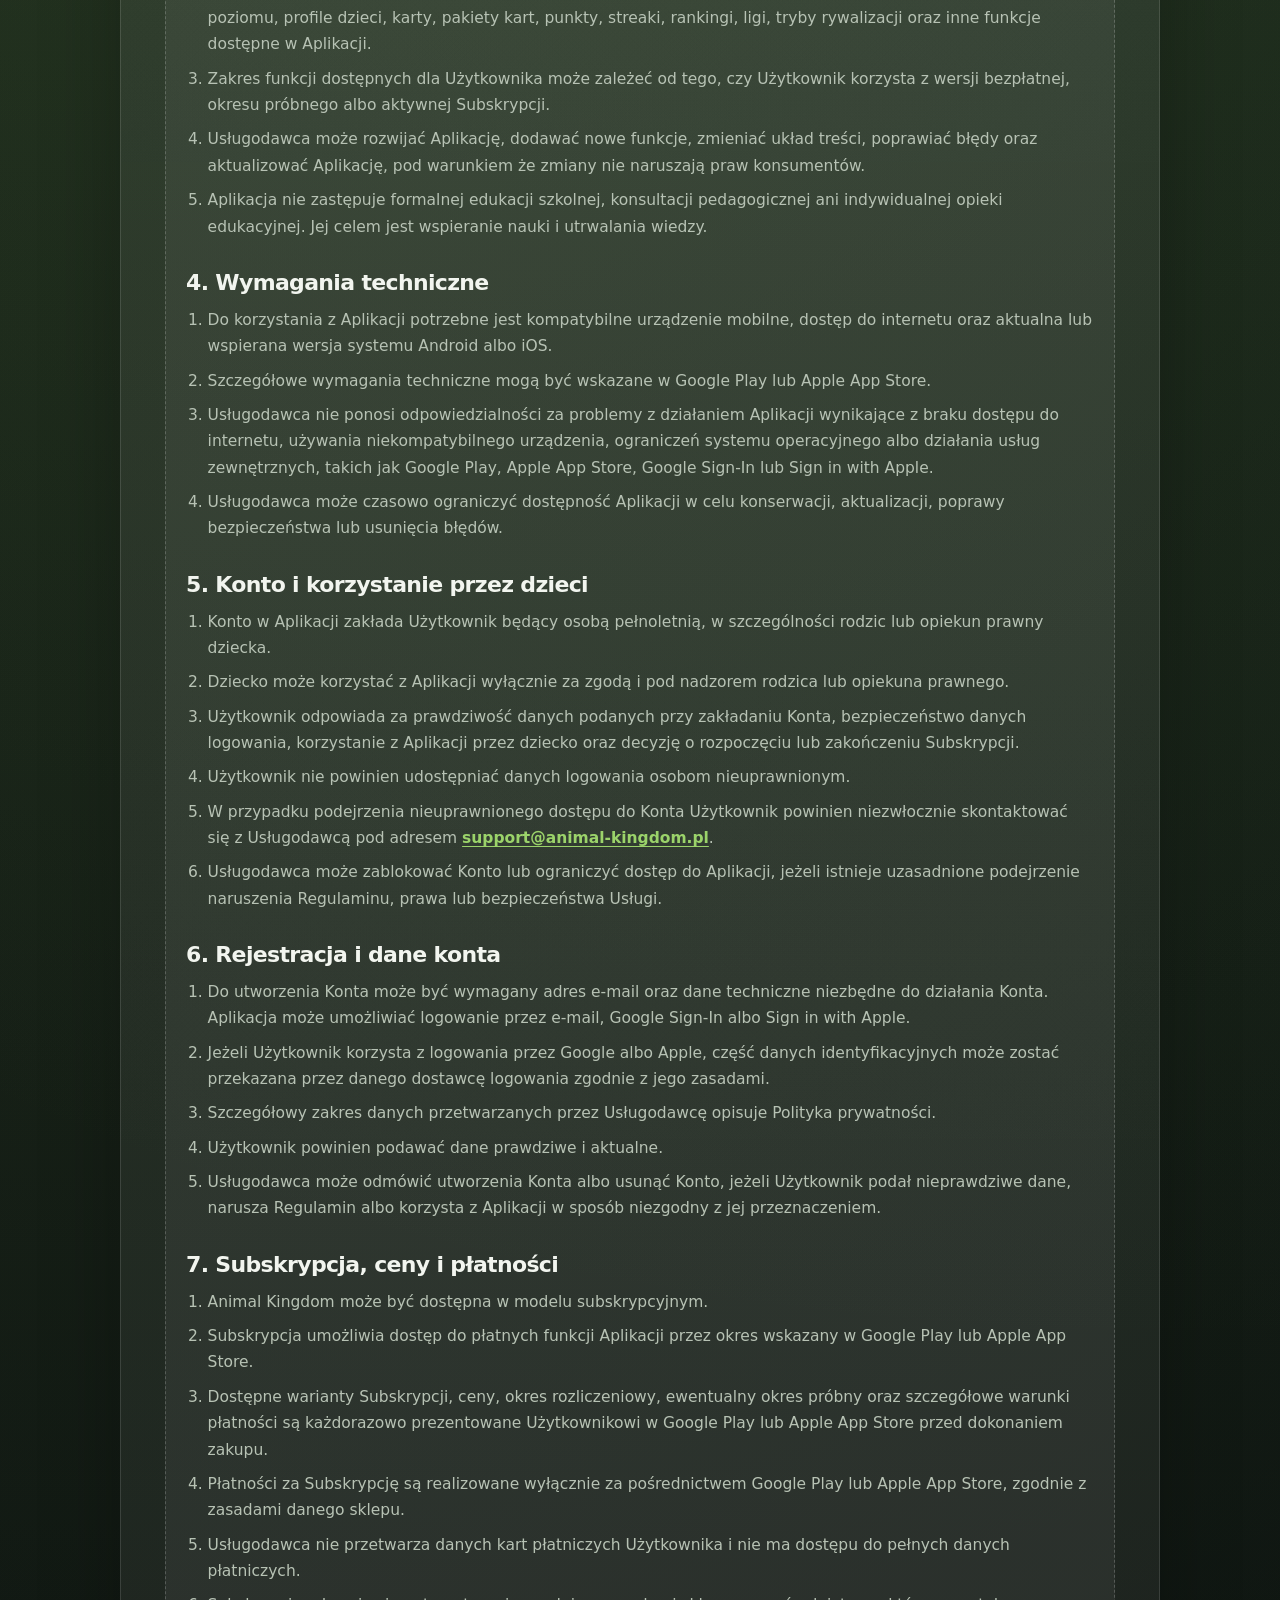
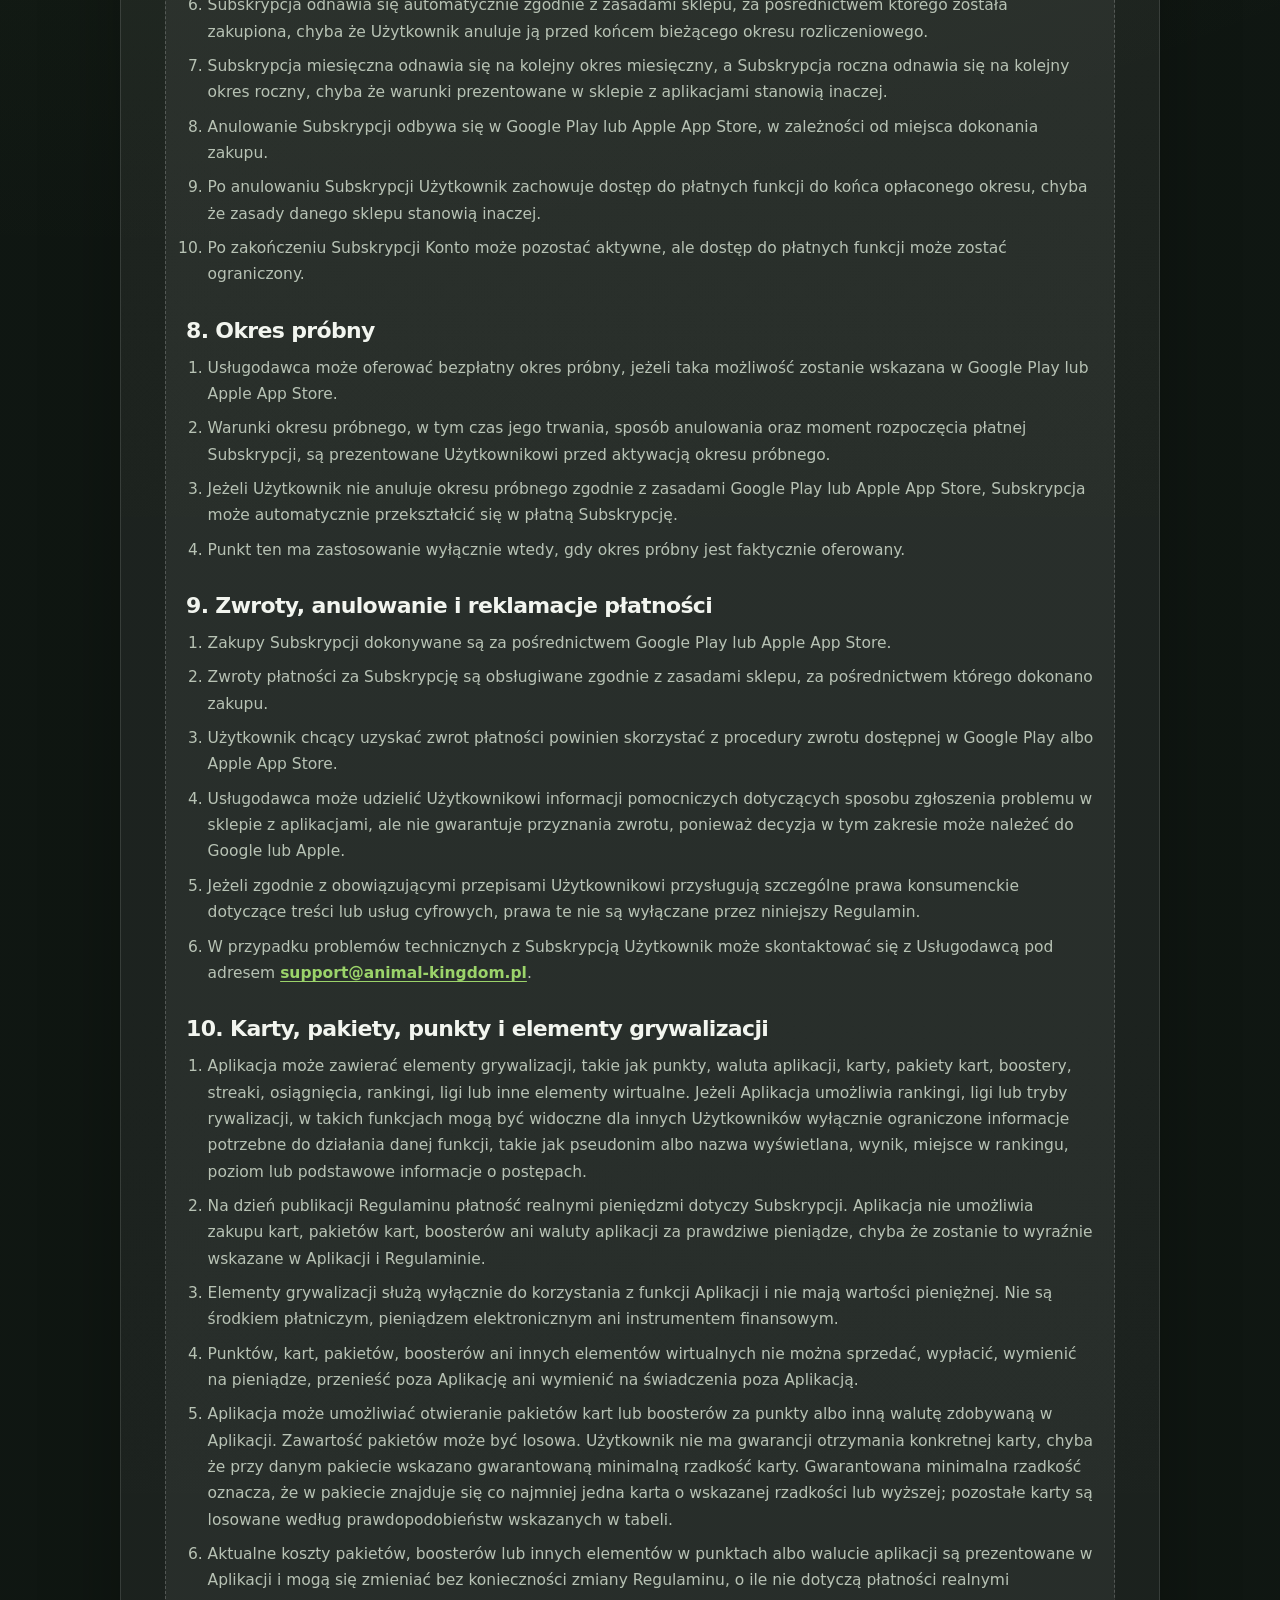
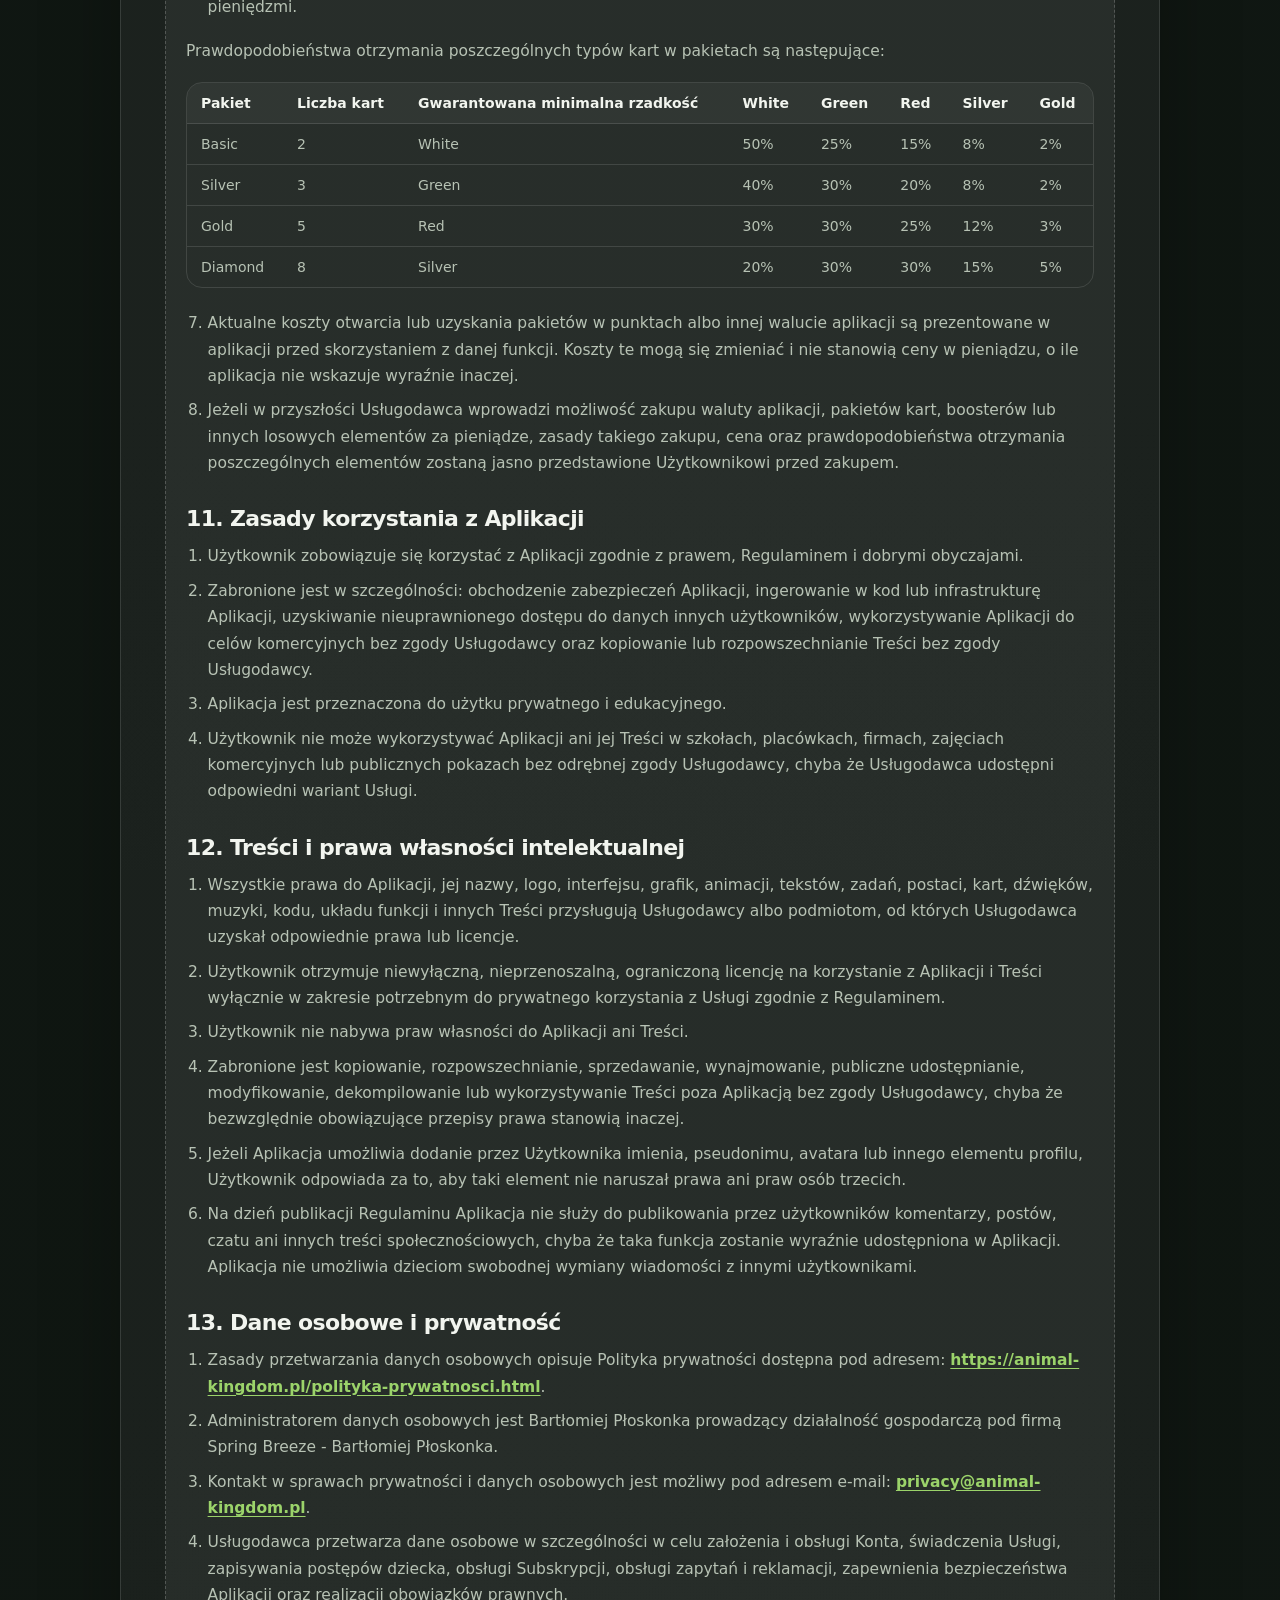
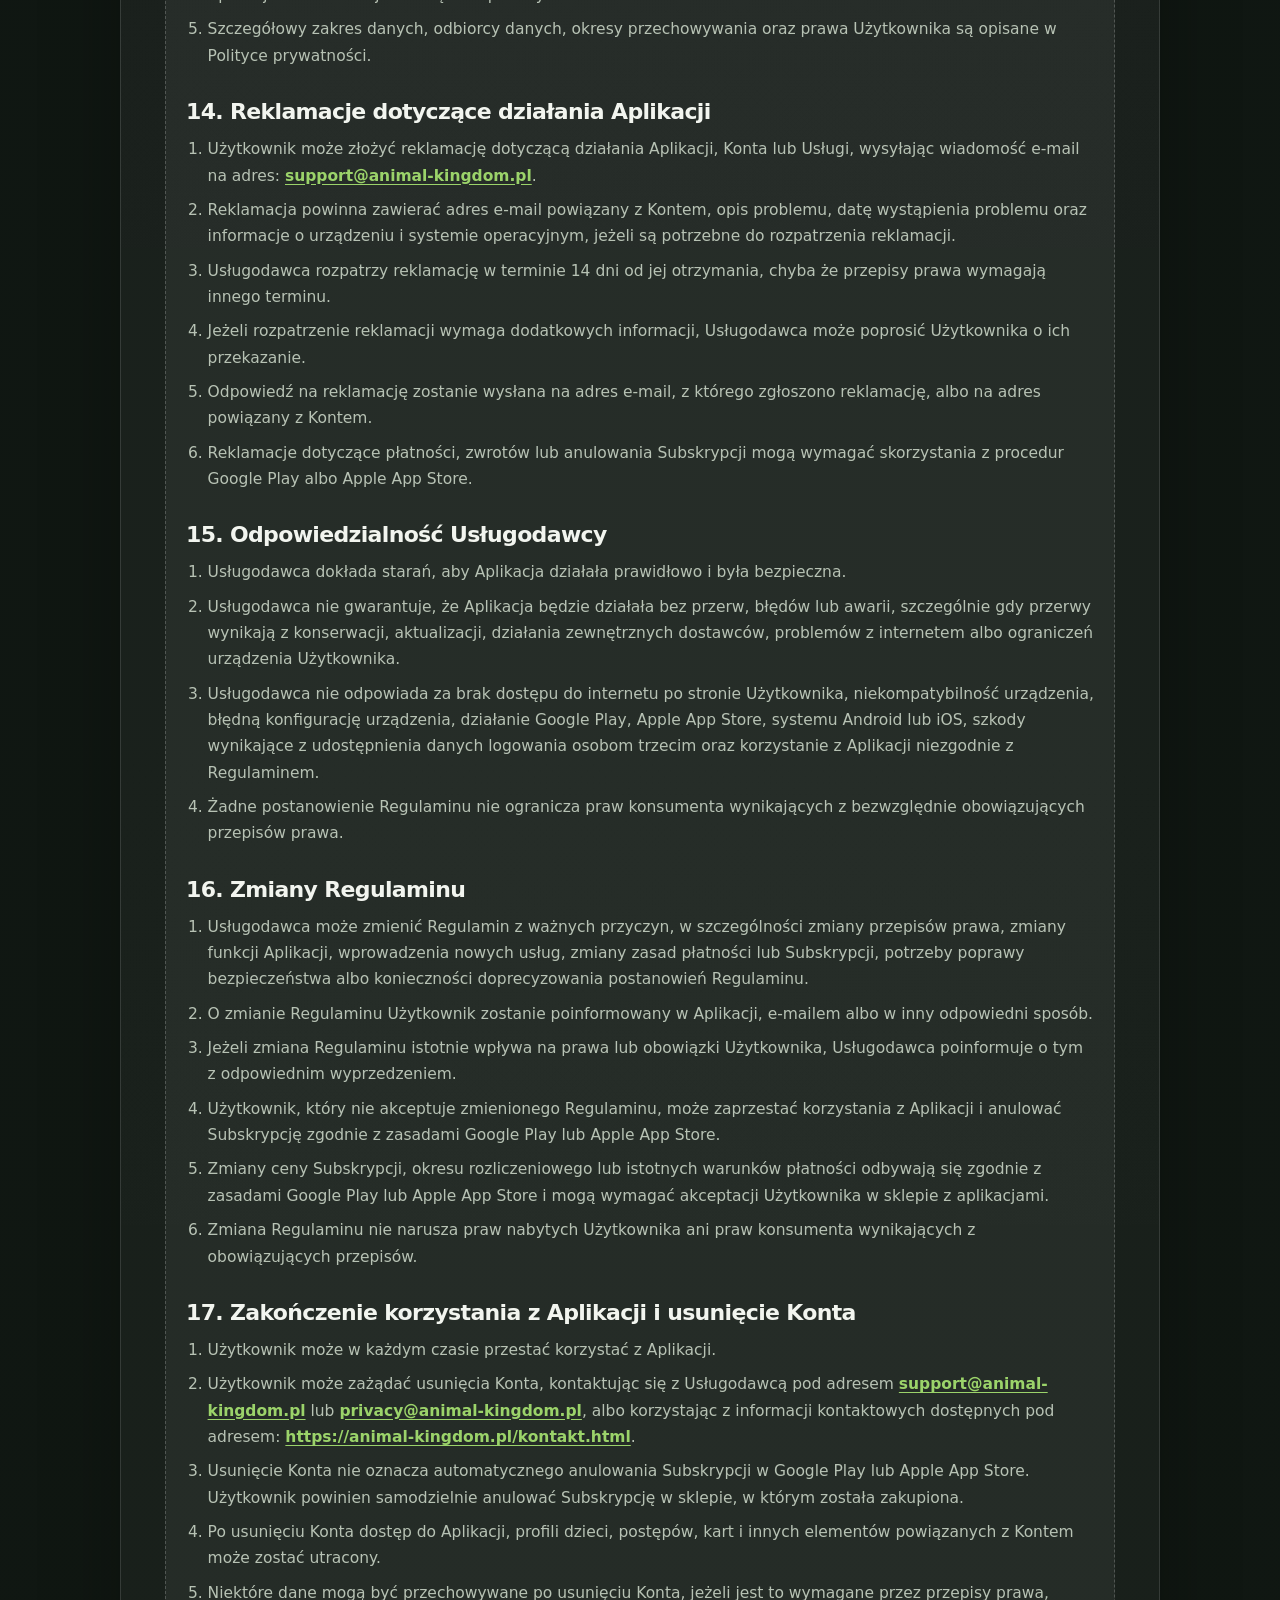
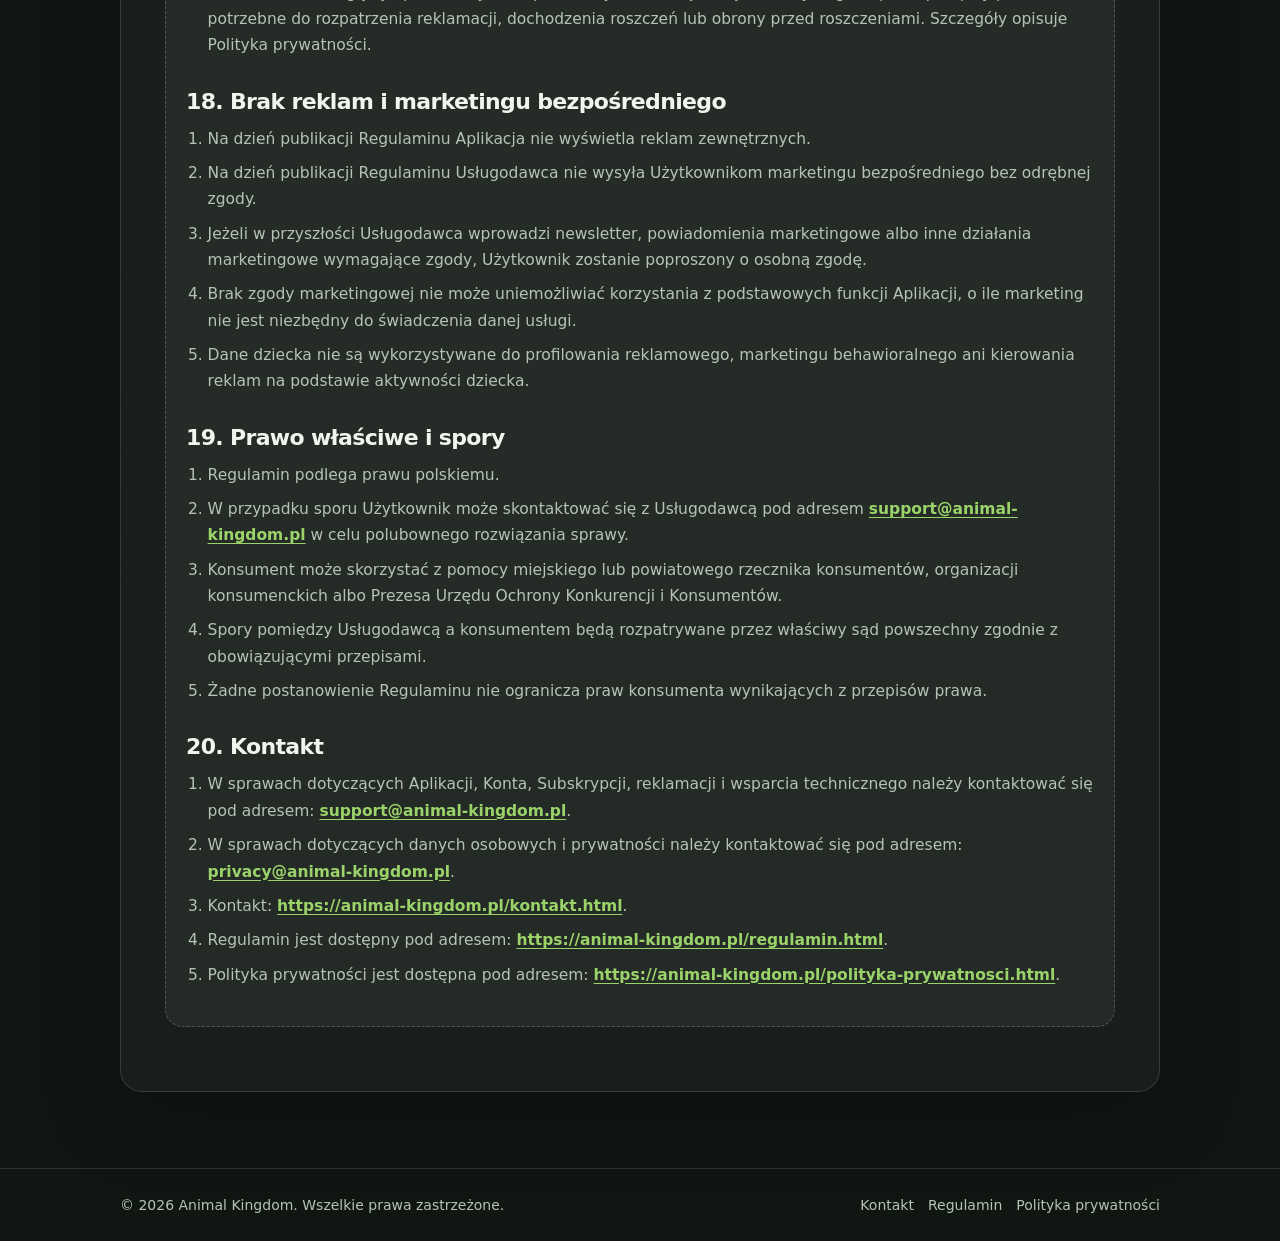
<file: regulamin.html>
<!DOCTYPE html>

<html lang="pl">
<head>
<meta charset="utf-8"/>
<meta content="width=device-width, initial-scale=1" name="viewport"/>
<title>Regulamin – Animal Kingdom</title>
<meta content="Regulamin korzystania z aplikacji Animal Kingdom." name="description"/>
<link href="assets/style.css" rel="stylesheet"/>
<style>

    .legal-document {
      color: var(--muted);
    }

    .legal-document .doc-meta {
      margin-bottom: 22px;
    }

    .legal-document h3 {
      color: var(--text);
      font-size: 22px;
      margin: 30px 0 12px;
      letter-spacing: -0.03em;
    }

    .legal-document p,
    .legal-document li {
      color: var(--muted);
      font-size: 15.5px;
      line-height: 1.7;
      font-weight: 400;
    }

    .legal-document p {
      margin: 0 0 12px;
    }

    .legal-document ol,
    .legal-document ul {
      margin: 0 0 18px;
      padding-left: 1.35rem;
    }

    .legal-document li {
      margin-bottom: 8px;
    }

    .legal-document a {
      color: var(--accent);
      font-weight: 700;
      text-decoration: underline;
      text-underline-offset: 3px;
    }

    .legal-document .table-wrap {
      width: 100%;
      overflow-x: auto;
      margin: 18px 0 22px;
      border: 1px solid var(--line);
      border-radius: 16px;
    }

    .legal-document table {
      width: 100%;
      min-width: 760px;
      border-collapse: collapse;
      font-size: 14px;
      color: var(--muted);
    }

    .legal-document th,
    .legal-document td {
      padding: 12px 14px;
      border-bottom: 1px solid var(--line);
      text-align: left;
      vertical-align: top;
    }

    .legal-document th {
      color: var(--text);
      background: rgba(255,255,255,0.045);
      font-weight: 800;
    }

    .legal-document tr:last-child td {
      border-bottom: 0;
    }
  </style>
</head>
<body>
<header class="site-header">
<div class="container header-inner">
<a aria-label="Animal Kingdom - strona główna" class="brand" href="index.html">
<span class="brand-mark">AK</span>
<span>Animal Kingdom</span>
</a>
<nav aria-label="Nawigacja główna" class="nav">
<a href="index.html">Strona główna</a>
<a href="kontakt.html">Kontakt</a>
<a class="active" href="regulamin.html">Regulamin</a>
<a href="polityka-prywatnosci.html">Polityka prywatności</a>
</nav>
</div>
</header>
<main class="page">
<div class="container">
<div class="page-header">
<h1>Regulamin</h1>
<p class="lead">
        Tu znajdziesz zasady korzystania z aplikacji Animal Kingdom.
      </p>
</div>
<section class="document-card">
<h2>Regulamin aplikacji Animal Kingdom</h2>
<div class="placeholder legal-document"><p class="doc-meta-line"><strong>Animal Kingdom | animal-kingdom.pl</strong></p><p class="doc-meta-line"><strong>Regulamin korzystania z aplikacji Animal Kingdom</strong></p><p class="doc-meta-line">Data ostatniej aktualizacji: 24 czerwca 2026 r.</p><h3>1. Postanowienia ogólne</h3><ol><li>Niniejszy regulamin określa zasady korzystania z aplikacji mobilnej Animal Kingdom oraz usług cyfrowych dostępnych za jej pośrednictwem.</li><li>Usługodawcą jest Bartłomiej Płoskonka prowadzący działalność gospodarczą pod firmą Spring Breeze - Bartłomiej Płoskonka, z adresem stałego miejsca wykonywania działalności: ul. Drozdów 1, 40-530 Katowice, NIP: 6342615417, REGON: 243213822, wpisany do Centralnej Ewidencji i Informacji o Działalności Gospodarczej, dalej jako „Usługodawca”.</li><li>Kontakt z Usługodawcą jest możliwy pod adresem e-mail: <a href="mailto:support@animal-kingdom.pl">support@animal-kingdom.pl</a>.</li><li>Animal Kingdom jest aplikacją edukacyjną przeznaczoną dla dzieci i ich rodziców lub opiekunów prawnych. Konto zakłada rodzic lub opiekun prawny, który jest stroną umowy i odpowiada za korzystanie z aplikacji przez dziecko.</li><li>Przed rozpoczęciem korzystania z aplikacji użytkownik powinien zapoznać się z Regulaminem oraz Polityką prywatności.</li><li>Korzystanie z aplikacji oznacza akceptację Regulaminu. Jeżeli użytkownik nie akceptuje Regulaminu, nie powinien zakładać konta ani korzystać z aplikacji.</li></ol><h3>2. Definicje</h3><ul><li>„Aplikacja” – aplikacja mobilna Animal Kingdom dostępna za pośrednictwem Google Play lub Apple App Store.</li><li>„Usługa” – usługa cyfrowa świadczona przez Usługodawcę za pośrednictwem Aplikacji.</li><li>„Użytkownik” – pełnoletnia osoba fizyczna korzystająca z Aplikacji, w szczególności rodzic lub opiekun prawny dziecka.</li><li>„Dziecko” – osoba niepełnoletnia korzystająca z Aplikacji pod nadzorem Użytkownika.</li><li>„Konto” – konto założone w Aplikacji przez Użytkownika.</li><li>„Profil dziecka” – profil utworzony w ramach Konta, umożliwiający dziecku korzystanie z treści edukacyjnych i zapisywanie postępów.</li><li>„Subskrypcja” – płatny dostęp do pełnej lub rozszerzonej wersji Usługi, odnawiany zgodnie z zasadami Google Play lub Apple App Store.</li><li>„Sklep z aplikacjami” – Google Play lub Apple App Store.</li><li>„Treści” – materiały dostępne w Aplikacji, w tym teksty, zadania, ćwiczenia, grafiki, ilustracje, animacje, dźwięki, elementy interfejsu, postacie, karty, pakiety, nagrody wirtualne oraz inne elementy Aplikacji.</li></ul><h3>3. Charakter Usługi</h3><ol><li>Animal Kingdom umożliwia korzystanie z cyfrowych treści edukacyjnych wspierających naukę dziecka poprzez ćwiczenia, zadania, elementy grywalizacji i kolekcjonowania.</li><li>Usługa może obejmować w szczególności: ćwiczenia edukacyjne, zapisywanie postępów, dostosowywanie poziomu, profile dzieci, karty, pakiety kart, punkty, streaki, rankingi, ligi, tryby rywalizacji oraz inne funkcje dostępne w Aplikacji.</li><li>Zakres funkcji dostępnych dla Użytkownika może zależeć od tego, czy Użytkownik korzysta z wersji bezpłatnej, okresu próbnego albo aktywnej Subskrypcji.</li><li>Usługodawca może rozwijać Aplikację, dodawać nowe funkcje, zmieniać układ treści, poprawiać błędy oraz aktualizować Aplikację, pod warunkiem że zmiany nie naruszają praw konsumentów.</li><li>Aplikacja nie zastępuje formalnej edukacji szkolnej, konsultacji pedagogicznej ani indywidualnej opieki edukacyjnej. Jej celem jest wspieranie nauki i utrwalania wiedzy.</li></ol><h3>4. Wymagania techniczne</h3><ol><li>Do korzystania z Aplikacji potrzebne jest kompatybilne urządzenie mobilne, dostęp do internetu oraz aktualna lub wspierana wersja systemu Android albo iOS.</li><li>Szczegółowe wymagania techniczne mogą być wskazane w Google Play lub Apple App Store.</li><li>Usługodawca nie ponosi odpowiedzialności za problemy z działaniem Aplikacji wynikające z braku dostępu do internetu, używania niekompatybilnego urządzenia, ograniczeń systemu operacyjnego albo działania usług zewnętrznych, takich jak Google Play, Apple App Store, Google Sign-In lub Sign in with Apple.</li><li>Usługodawca może czasowo ograniczyć dostępność Aplikacji w celu konserwacji, aktualizacji, poprawy bezpieczeństwa lub usunięcia błędów.</li></ol><h3>5. Konto i korzystanie przez dzieci</h3><ol><li>Konto w Aplikacji zakłada Użytkownik będący osobą pełnoletnią, w szczególności rodzic lub opiekun prawny dziecka.</li><li>Dziecko może korzystać z Aplikacji wyłącznie za zgodą i pod nadzorem rodzica lub opiekuna prawnego.</li><li>Użytkownik odpowiada za prawdziwość danych podanych przy zakładaniu Konta, bezpieczeństwo danych logowania, korzystanie z Aplikacji przez dziecko oraz decyzję o rozpoczęciu lub zakończeniu Subskrypcji.</li><li>Użytkownik nie powinien udostępniać danych logowania osobom nieuprawnionym.</li><li>W przypadku podejrzenia nieuprawnionego dostępu do Konta Użytkownik powinien niezwłocznie skontaktować się z Usługodawcą pod adresem <a href="mailto:support@animal-kingdom.pl">support@animal-kingdom.pl</a>.</li><li>Usługodawca może zablokować Konto lub ograniczyć dostęp do Aplikacji, jeżeli istnieje uzasadnione podejrzenie naruszenia Regulaminu, prawa lub bezpieczeństwa Usługi.</li></ol><h3>6. Rejestracja i dane konta</h3><ol><li>Do utworzenia Konta może być wymagany adres e-mail oraz dane techniczne niezbędne do działania Konta. Aplikacja może umożliwiać logowanie przez e-mail, Google Sign-In albo Sign in with Apple.</li><li>Jeżeli Użytkownik korzysta z logowania przez Google albo Apple, część danych identyfikacyjnych może zostać przekazana przez danego dostawcę logowania zgodnie z jego zasadami.</li><li>Szczegółowy zakres danych przetwarzanych przez Usługodawcę opisuje Polityka prywatności.</li><li>Użytkownik powinien podawać dane prawdziwe i aktualne.</li><li>Usługodawca może odmówić utworzenia Konta albo usunąć Konto, jeżeli Użytkownik podał nieprawdziwe dane, narusza Regulamin albo korzysta z Aplikacji w sposób niezgodny z jej przeznaczeniem.</li></ol><h3>7. Subskrypcja, ceny i płatności</h3><ol><li>Animal Kingdom może być dostępna w modelu subskrypcyjnym.</li><li>Subskrypcja umożliwia dostęp do płatnych funkcji Aplikacji przez okres wskazany w Google Play lub Apple App Store.</li><li>Dostępne warianty Subskrypcji, ceny, okres rozliczeniowy, ewentualny okres próbny oraz szczegółowe warunki płatności są każdorazowo prezentowane Użytkownikowi w Google Play lub Apple App Store przed dokonaniem zakupu.</li><li>Płatności za Subskrypcję są realizowane wyłącznie za pośrednictwem Google Play lub Apple App Store, zgodnie z zasadami danego sklepu.</li><li>Usługodawca nie przetwarza danych kart płatniczych Użytkownika i nie ma dostępu do pełnych danych płatniczych.</li><li>Subskrypcja odnawia się automatycznie zgodnie z zasadami sklepu, za pośrednictwem którego została zakupiona, chyba że Użytkownik anuluje ją przed końcem bieżącego okresu rozliczeniowego.</li><li>Subskrypcja miesięczna odnawia się na kolejny okres miesięczny, a Subskrypcja roczna odnawia się na kolejny okres roczny, chyba że warunki prezentowane w sklepie z aplikacjami stanowią inaczej.</li><li>Anulowanie Subskrypcji odbywa się w Google Play lub Apple App Store, w zależności od miejsca dokonania zakupu.</li><li>Po anulowaniu Subskrypcji Użytkownik zachowuje dostęp do płatnych funkcji do końca opłaconego okresu, chyba że zasady danego sklepu stanowią inaczej.</li><li>Po zakończeniu Subskrypcji Konto może pozostać aktywne, ale dostęp do płatnych funkcji może zostać ograniczony.</li></ol><h3>8. Okres próbny</h3><ol><li>Usługodawca może oferować bezpłatny okres próbny, jeżeli taka możliwość zostanie wskazana w Google Play lub Apple App Store.</li><li>Warunki okresu próbnego, w tym czas jego trwania, sposób anulowania oraz moment rozpoczęcia płatnej Subskrypcji, są prezentowane Użytkownikowi przed aktywacją okresu próbnego.</li><li>Jeżeli Użytkownik nie anuluje okresu próbnego zgodnie z zasadami Google Play lub Apple App Store, Subskrypcja może automatycznie przekształcić się w płatną Subskrypcję.</li><li>Punkt ten ma zastosowanie wyłącznie wtedy, gdy okres próbny jest faktycznie oferowany.</li></ol><h3>9. Zwroty, anulowanie i reklamacje płatności</h3><ol><li>Zakupy Subskrypcji dokonywane są za pośrednictwem Google Play lub Apple App Store.</li><li>Zwroty płatności za Subskrypcję są obsługiwane zgodnie z zasadami sklepu, za pośrednictwem którego dokonano zakupu.</li><li>Użytkownik chcący uzyskać zwrot płatności powinien skorzystać z procedury zwrotu dostępnej w Google Play albo Apple App Store.</li><li>Usługodawca może udzielić Użytkownikowi informacji pomocniczych dotyczących sposobu zgłoszenia problemu w sklepie z aplikacjami, ale nie gwarantuje przyznania zwrotu, ponieważ decyzja w tym zakresie może należeć do Google lub Apple.</li><li>Jeżeli zgodnie z obowiązującymi przepisami Użytkownikowi przysługują szczególne prawa konsumenckie dotyczące treści lub usług cyfrowych, prawa te nie są wyłączane przez niniejszy Regulamin.</li><li>W przypadku problemów technicznych z Subskrypcją Użytkownik może skontaktować się z Usługodawcą pod adresem <a href="mailto:support@animal-kingdom.pl">support@animal-kingdom.pl</a>.</li></ol><h3>10. Karty, pakiety, punkty i elementy grywalizacji</h3><ol><li>Aplikacja może zawierać elementy grywalizacji, takie jak punkty, waluta aplikacji, karty, pakiety kart, boostery, streaki, osiągnięcia, rankingi, ligi lub inne elementy wirtualne. Jeżeli Aplikacja umożliwia rankingi, ligi lub tryby rywalizacji, w takich funkcjach mogą być widoczne dla innych Użytkowników wyłącznie ograniczone informacje potrzebne do działania danej funkcji, takie jak pseudonim albo nazwa wyświetlana, wynik, miejsce w rankingu, poziom lub podstawowe informacje o postępach.</li><li>Na dzień publikacji Regulaminu płatność realnymi pieniędzmi dotyczy Subskrypcji. Aplikacja nie umożliwia zakupu kart, pakietów kart, boosterów ani waluty aplikacji za prawdziwe pieniądze, chyba że zostanie to wyraźnie wskazane w Aplikacji i Regulaminie.</li><li>Elementy grywalizacji służą wyłącznie do korzystania z funkcji Aplikacji i nie mają wartości pieniężnej. Nie są środkiem płatniczym, pieniądzem elektronicznym ani instrumentem finansowym.</li><li>Punktów, kart, pakietów, boosterów ani innych elementów wirtualnych nie można sprzedać, wypłacić, wymienić na pieniądze, przenieść poza Aplikację ani wymienić na świadczenia poza Aplikacją.</li><li>Aplikacja może umożliwiać otwieranie pakietów kart lub boosterów za punkty albo inną walutę zdobywaną w Aplikacji. Zawartość pakietów może być losowa. Użytkownik nie ma gwarancji otrzymania konkretnej karty, chyba że przy danym pakiecie wskazano gwarantowaną minimalną rzadkość karty. Gwarantowana minimalna rzadkość oznacza, że w pakiecie znajduje się co najmniej jedna karta o wskazanej rzadkości lub wyższej; pozostałe karty są losowane według prawdopodobieństw wskazanych w tabeli.</li><li>Aktualne koszty pakietów, boosterów lub innych elementów w punktach albo walucie aplikacji są prezentowane w Aplikacji i mogą się zmieniać bez konieczności zmiany Regulaminu, o ile nie dotyczą płatności realnymi pieniędzmi.</li></ol><p>Prawdopodobieństwa otrzymania poszczególnych typów kart w pakietach są następujące:</p><div class="table-wrap"><table><thead><tr><th>Pakiet</th><th>Liczba kart</th><th>Gwarantowana minimalna rzadkość</th><th>White</th><th>Green</th><th>Red</th><th>Silver</th><th>Gold</th></tr></thead><tbody><tr><td>Basic</td><td>2</td><td>White</td><td>50%</td><td>25%</td><td>15%</td><td>8%</td><td>2%</td></tr><tr><td>Silver</td><td>3</td><td>Green</td><td>40%</td><td>30%</td><td>20%</td><td>8%</td><td>2%</td></tr><tr><td>Gold</td><td>5</td><td>Red</td><td>30%</td><td>30%</td><td>25%</td><td>12%</td><td>3%</td></tr><tr><td>Diamond</td><td>8</td><td>Silver</td><td>20%</td><td>30%</td><td>30%</td><td>15%</td><td>5%</td></tr></tbody></table></div><ol start="7"><li>Aktualne koszty otwarcia lub uzyskania pakietów w punktach albo innej walucie aplikacji są prezentowane w aplikacji przed skorzystaniem z danej funkcji. Koszty te mogą się zmieniać i nie stanowią ceny w pieniądzu, o ile aplikacja nie wskazuje wyraźnie inaczej.</li><li>Jeżeli w przyszłości Usługodawca wprowadzi możliwość zakupu waluty aplikacji, pakietów kart, boosterów lub innych losowych elementów za pieniądze, zasady takiego zakupu, cena oraz prawdopodobieństwa otrzymania poszczególnych elementów zostaną jasno przedstawione Użytkownikowi przed zakupem.</li></ol><h3>11. Zasady korzystania z Aplikacji</h3><ol><li>Użytkownik zobowiązuje się korzystać z Aplikacji zgodnie z prawem, Regulaminem i dobrymi obyczajami.</li><li>Zabronione jest w szczególności: obchodzenie zabezpieczeń Aplikacji, ingerowanie w kod lub infrastrukturę Aplikacji, uzyskiwanie nieuprawnionego dostępu do danych innych użytkowników, wykorzystywanie Aplikacji do celów komercyjnych bez zgody Usługodawcy oraz kopiowanie lub rozpowszechnianie Treści bez zgody Usługodawcy.</li><li>Aplikacja jest przeznaczona do użytku prywatnego i edukacyjnego.</li><li>Użytkownik nie może wykorzystywać Aplikacji ani jej Treści w szkołach, placówkach, firmach, zajęciach komercyjnych lub publicznych pokazach bez odrębnej zgody Usługodawcy, chyba że Usługodawca udostępni odpowiedni wariant Usługi.</li></ol><h3>12. Treści i prawa własności intelektualnej</h3><ol><li>Wszystkie prawa do Aplikacji, jej nazwy, logo, interfejsu, grafik, animacji, tekstów, zadań, postaci, kart, dźwięków, muzyki, kodu, układu funkcji i innych Treści przysługują Usługodawcy albo podmiotom, od których Usługodawca uzyskał odpowiednie prawa lub licencje.</li><li>Użytkownik otrzymuje niewyłączną, nieprzenoszalną, ograniczoną licencję na korzystanie z Aplikacji i Treści wyłącznie w zakresie potrzebnym do prywatnego korzystania z Usługi zgodnie z Regulaminem.</li><li>Użytkownik nie nabywa praw własności do Aplikacji ani Treści.</li><li>Zabronione jest kopiowanie, rozpowszechnianie, sprzedawanie, wynajmowanie, publiczne udostępnianie, modyfikowanie, dekompilowanie lub wykorzystywanie Treści poza Aplikacją bez zgody Usługodawcy, chyba że bezwzględnie obowiązujące przepisy prawa stanowią inaczej.</li><li>Jeżeli Aplikacja umożliwia dodanie przez Użytkownika imienia, pseudonimu, avatara lub innego elementu profilu, Użytkownik odpowiada za to, aby taki element nie naruszał prawa ani praw osób trzecich.</li><li>Na dzień publikacji Regulaminu Aplikacja nie służy do publikowania przez użytkowników komentarzy, postów, czatu ani innych treści społecznościowych, chyba że taka funkcja zostanie wyraźnie udostępniona w Aplikacji. Aplikacja nie umożliwia dzieciom swobodnej wymiany wiadomości z innymi użytkownikami.</li></ol><h3>13. Dane osobowe i prywatność</h3><ol><li>Zasady przetwarzania danych osobowych opisuje Polityka prywatności dostępna pod adresem: <a href="polityka-prywatnosci.html">https://animal-kingdom.pl/polityka-prywatnosci.html</a>.</li><li>Administratorem danych osobowych jest Bartłomiej Płoskonka prowadzący działalność gospodarczą pod firmą Spring Breeze - Bartłomiej Płoskonka.</li><li>Kontakt w sprawach prywatności i danych osobowych jest możliwy pod adresem e-mail: <a href="mailto:privacy@animal-kingdom.pl">privacy@animal-kingdom.pl</a>.</li><li>Usługodawca przetwarza dane osobowe w szczególności w celu założenia i obsługi Konta, świadczenia Usługi, zapisywania postępów dziecka, obsługi Subskrypcji, obsługi zapytań i reklamacji, zapewnienia bezpieczeństwa Aplikacji oraz realizacji obowiązków prawnych.</li><li>Szczegółowy zakres danych, odbiorcy danych, okresy przechowywania oraz prawa Użytkownika są opisane w Polityce prywatności.</li></ol><h3>14. Reklamacje dotyczące działania Aplikacji</h3><ol><li>Użytkownik może złożyć reklamację dotyczącą działania Aplikacji, Konta lub Usługi, wysyłając wiadomość e-mail na adres: <a href="mailto:support@animal-kingdom.pl">support@animal-kingdom.pl</a>.</li><li>Reklamacja powinna zawierać adres e-mail powiązany z Kontem, opis problemu, datę wystąpienia problemu oraz informacje o urządzeniu i systemie operacyjnym, jeżeli są potrzebne do rozpatrzenia reklamacji.</li><li>Usługodawca rozpatrzy reklamację w terminie 14 dni od jej otrzymania, chyba że przepisy prawa wymagają innego terminu.</li><li>Jeżeli rozpatrzenie reklamacji wymaga dodatkowych informacji, Usługodawca może poprosić Użytkownika o ich przekazanie.</li><li>Odpowiedź na reklamację zostanie wysłana na adres e-mail, z którego zgłoszono reklamację, albo na adres powiązany z Kontem.</li><li>Reklamacje dotyczące płatności, zwrotów lub anulowania Subskrypcji mogą wymagać skorzystania z procedur Google Play albo Apple App Store.</li></ol><h3>15. Odpowiedzialność Usługodawcy</h3><ol><li>Usługodawca dokłada starań, aby Aplikacja działała prawidłowo i była bezpieczna.</li><li>Usługodawca nie gwarantuje, że Aplikacja będzie działała bez przerw, błędów lub awarii, szczególnie gdy przerwy wynikają z konserwacji, aktualizacji, działania zewnętrznych dostawców, problemów z internetem albo ograniczeń urządzenia Użytkownika.</li><li>Usługodawca nie odpowiada za brak dostępu do internetu po stronie Użytkownika, niekompatybilność urządzenia, błędną konfigurację urządzenia, działanie Google Play, Apple App Store, systemu Android lub iOS, szkody wynikające z udostępnienia danych logowania osobom trzecim oraz korzystanie z Aplikacji niezgodnie z Regulaminem.</li><li>Żadne postanowienie Regulaminu nie ogranicza praw konsumenta wynikających z bezwzględnie obowiązujących przepisów prawa.</li></ol><h3>16. Zmiany Regulaminu</h3><ol><li>Usługodawca może zmienić Regulamin z ważnych przyczyn, w szczególności zmiany przepisów prawa, zmiany funkcji Aplikacji, wprowadzenia nowych usług, zmiany zasad płatności lub Subskrypcji, potrzeby poprawy bezpieczeństwa albo konieczności doprecyzowania postanowień Regulaminu.</li><li>O zmianie Regulaminu Użytkownik zostanie poinformowany w Aplikacji, e-mailem albo w inny odpowiedni sposób.</li><li>Jeżeli zmiana Regulaminu istotnie wpływa na prawa lub obowiązki Użytkownika, Usługodawca poinformuje o tym z odpowiednim wyprzedzeniem.</li><li>Użytkownik, który nie akceptuje zmienionego Regulaminu, może zaprzestać korzystania z Aplikacji i anulować Subskrypcję zgodnie z zasadami Google Play lub Apple App Store.</li><li>Zmiany ceny Subskrypcji, okresu rozliczeniowego lub istotnych warunków płatności odbywają się zgodnie z zasadami Google Play lub Apple App Store i mogą wymagać akceptacji Użytkownika w sklepie z aplikacjami.</li><li>Zmiana Regulaminu nie narusza praw nabytych Użytkownika ani praw konsumenta wynikających z obowiązujących przepisów.</li></ol><h3>17. Zakończenie korzystania z Aplikacji i usunięcie Konta</h3><ol><li>Użytkownik może w każdym czasie przestać korzystać z Aplikacji.</li><li>Użytkownik może zażądać usunięcia Konta, kontaktując się z Usługodawcą pod adresem <a href="mailto:support@animal-kingdom.pl">support@animal-kingdom.pl</a> lub <a href="mailto:privacy@animal-kingdom.pl">privacy@animal-kingdom.pl</a>, albo korzystając z informacji kontaktowych dostępnych pod adresem: <a href="kontakt.html">https://animal-kingdom.pl/kontakt.html</a>.</li><li>Usunięcie Konta nie oznacza automatycznego anulowania Subskrypcji w Google Play lub Apple App Store. Użytkownik powinien samodzielnie anulować Subskrypcję w sklepie, w którym została zakupiona.</li><li>Po usunięciu Konta dostęp do Aplikacji, profili dzieci, postępów, kart i innych elementów powiązanych z Kontem może zostać utracony.</li><li>Niektóre dane mogą być przechowywane po usunięciu Konta, jeżeli jest to wymagane przez przepisy prawa, potrzebne do rozpatrzenia reklamacji, dochodzenia roszczeń lub obrony przed roszczeniami. Szczegóły opisuje Polityka prywatności.</li></ol><h3>18. Brak reklam i marketingu bezpośredniego</h3><ol><li>Na dzień publikacji Regulaminu Aplikacja nie wyświetla reklam zewnętrznych.</li><li>Na dzień publikacji Regulaminu Usługodawca nie wysyła Użytkownikom marketingu bezpośredniego bez odrębnej zgody.</li><li>Jeżeli w przyszłości Usługodawca wprowadzi newsletter, powiadomienia marketingowe albo inne działania marketingowe wymagające zgody, Użytkownik zostanie poproszony o osobną zgodę.</li><li>Brak zgody marketingowej nie może uniemożliwiać korzystania z podstawowych funkcji Aplikacji, o ile marketing nie jest niezbędny do świadczenia danej usługi.</li><li>Dane dziecka nie są wykorzystywane do profilowania reklamowego, marketingu behawioralnego ani kierowania reklam na podstawie aktywności dziecka.</li></ol><h3>19. Prawo właściwe i spory</h3><ol><li>Regulamin podlega prawu polskiemu.</li><li>W przypadku sporu Użytkownik może skontaktować się z Usługodawcą pod adresem <a href="mailto:support@animal-kingdom.pl">support@animal-kingdom.pl</a> w celu polubownego rozwiązania sprawy.</li><li>Konsument może skorzystać z pomocy miejskiego lub powiatowego rzecznika konsumentów, organizacji konsumenckich albo Prezesa Urzędu Ochrony Konkurencji i Konsumentów.</li><li>Spory pomiędzy Usługodawcą a konsumentem będą rozpatrywane przez właściwy sąd powszechny zgodnie z obowiązującymi przepisami.</li><li>Żadne postanowienie Regulaminu nie ogranicza praw konsumenta wynikających z przepisów prawa.</li></ol><h3>20. Kontakt</h3><ol><li>W sprawach dotyczących Aplikacji, Konta, Subskrypcji, reklamacji i wsparcia technicznego należy kontaktować się pod adresem: <a href="mailto:support@animal-kingdom.pl">support@animal-kingdom.pl</a>.</li><li>W sprawach dotyczących danych osobowych i prywatności należy kontaktować się pod adresem: <a href="mailto:privacy@animal-kingdom.pl">privacy@animal-kingdom.pl</a>.</li><li>Kontakt: <a href="kontakt.html">https://animal-kingdom.pl/kontakt.html</a>.</li><li>Regulamin jest dostępny pod adresem: <a href="regulamin.html">https://animal-kingdom.pl/regulamin.html</a>.</li><li>Polityka prywatności jest dostępna pod adresem: <a href="polityka-prywatnosci.html">https://animal-kingdom.pl/polityka-prywatnosci.html</a>.</li></ol></div>
</section>
</div>
</main>
<footer class="site-footer">
<div class="container footer-inner">
<span>© 2026 Animal Kingdom. Wszelkie prawa zastrzeżone.</span>
<div class="footer-links">
<a href="kontakt.html">Kontakt</a>
<a href="regulamin.html">Regulamin</a>
<a href="polityka-prywatnosci.html">Polityka prywatności</a>
</div>
</div>
</footer>
</body>
</html>
</file>
<file: assets/style.css>
:root {
  --bg: #0f1612;
  --bg-soft: #172119;
  --card: #1d2b21;
  --card-2: #243528;
  --text: #f2f5ef;
  --muted: #b7c2b4;
  --accent: #9bd36a;
  --accent-soft: rgba(155, 211, 106, 0.15);
  --line: rgba(255,255,255,0.12);
  --shadow: 0 24px 80px rgba(0,0,0,0.28);
  --radius: 22px;
  --max: 1040px;
}

* {
  box-sizing: border-box;
}

html {
  scroll-behavior: smooth;
}

body {
  margin: 0;
  font-family: Inter, ui-sans-serif, system-ui, -apple-system, BlinkMacSystemFont, "Segoe UI", sans-serif;
  color: var(--text);
  background:
    radial-gradient(circle at 10% 5%, rgba(155, 211, 106, 0.18), transparent 34%),
    radial-gradient(circle at 90% 0%, rgba(90, 160, 90, 0.12), transparent 32%),
    linear-gradient(180deg, #0f1612 0%, #101712 100%);
  min-height: 100vh;
}

a {
  color: inherit;
  text-decoration: none;
}

a:hover {
  color: var(--accent);
}

.container {
  width: min(var(--max), calc(100% - 40px));
  margin: 0 auto;
}

.site-header {
  padding: 24px 0;
  border-bottom: 1px solid var(--line);
  backdrop-filter: blur(12px);
}

.header-inner {
  display: flex;
  align-items: center;
  justify-content: space-between;
  gap: 16px;
}

.brand {
  display: flex;
  align-items: center;
  gap: 12px;
  font-weight: 800;
  letter-spacing: -0.03em;
  font-size: 21px;
}

.brand-mark {
  width: 38px;
  height: 38px;
  border-radius: 12px;
  display: grid;
  place-items: center;
  background: var(--accent-soft);
  border: 1px solid rgba(155, 211, 106, 0.32);
  color: var(--accent);
  font-weight: 900;
}

.nav {
  display: flex;
  align-items: center;
  gap: 18px;
  color: var(--muted);
  font-size: 15px;
}

.nav a.active {
  color: var(--accent);
}

.hero {
  padding: 82px 0 54px;
}

.hero-grid {
  display: grid;
  grid-template-columns: 1.2fr 0.8fr;
  gap: 28px;
  align-items: stretch;
}

.kicker {
  display: inline-flex;
  align-items: center;
  gap: 8px;
  color: var(--accent);
  background: var(--accent-soft);
  border: 1px solid rgba(155, 211, 106, 0.24);
  border-radius: 999px;
  padding: 8px 12px;
  font-weight: 700;
  font-size: 14px;
  margin-bottom: 22px;
}

h1 {
  font-size: clamp(42px, 7vw, 76px);
  line-height: 0.94;
  letter-spacing: -0.07em;
  margin: 0 0 22px;
}

h2 {
  font-size: clamp(28px, 4vw, 42px);
  line-height: 1.04;
  letter-spacing: -0.05em;
  margin: 0 0 16px;
}

h3 {
  font-size: 21px;
  margin: 0 0 10px;
}

p {
  color: var(--muted);
  font-size: 17px;
  line-height: 1.65;
  margin: 0 0 18px;
}

.lead {
  font-size: 20px;
  max-width: 680px;
}

.hero-actions {
  display: flex;
  flex-wrap: wrap;
  gap: 12px;
  margin-top: 30px;
}

.button {
  display: inline-flex;
  align-items: center;
  justify-content: center;
  min-height: 48px;
  padding: 0 18px;
  border-radius: 999px;
  font-weight: 800;
  border: 1px solid var(--line);
  background: rgba(255,255,255,0.06);
}

.button.primary {
  color: #11180f;
  background: var(--accent);
  border-color: var(--accent);
}

.button:hover {
  transform: translateY(-1px);
}

.hero-card,
.card,
.document-card {
  border: 1px solid var(--line);
  background: linear-gradient(180deg, rgba(255,255,255,0.07), rgba(255,255,255,0.035));
  border-radius: var(--radius);
  box-shadow: var(--shadow);
}

.hero-card {
  padding: 28px;
  min-height: 100%;
}

.animal-orbit {
  aspect-ratio: 1 / 1;
  width: 100%;
  border-radius: 30px;
  background:
    radial-gradient(circle at 50% 50%, rgba(155, 211, 106, 0.22), transparent 36%),
    linear-gradient(145deg, rgba(255,255,255,0.08), rgba(255,255,255,0.02));
  border: 1px solid var(--line);
  display: grid;
  place-items: center;
  position: relative;
  overflow: hidden;
}

.animal-orbit::before,
.animal-orbit::after {
  content: "";
  position: absolute;
  border: 1px solid rgba(155, 211, 106, 0.28);
  border-radius: 50%;
}

.animal-orbit::before {
  width: 76%;
  height: 76%;
}

.animal-orbit::after {
  width: 48%;
  height: 48%;
}

.orbit-symbol {
  position: relative;
  z-index: 2;
  font-size: clamp(54px, 8vw, 88px);
  filter: drop-shadow(0 10px 25px rgba(0,0,0,0.25));
}

.info-section {
  padding: 34px 0 76px;
}

.cards {
  display: grid;
  grid-template-columns: repeat(3, 1fr);
  gap: 18px;
  margin-top: 26px;
}

.card {
  padding: 24px;
}

.card p {
  font-size: 15.5px;
  margin-bottom: 0;
}

.page {
  padding: 54px 0 76px;
}

.page-header {
  margin-bottom: 28px;
  max-width: 780px;
}

.document-card {
  padding: clamp(24px, 5vw, 44px);
}

.placeholder {
  background: rgba(255,255,255,0.055);
  border: 1px dashed rgba(255,255,255,0.2);
  border-radius: 18px;
  padding: 20px;
  margin: 20px 0;
}

.placeholder p {
  margin: 0;
}

.contact-box {
  display: grid;
  gap: 14px;
  margin-top: 22px;
}

.contact-row {
  display: flex;
  flex-wrap: wrap;
  gap: 10px;
  align-items: center;
  padding: 16px 18px;
  border: 1px solid var(--line);
  border-radius: 16px;
  background: rgba(255,255,255,0.045);
}

.contact-label {
  min-width: 110px;
  color: var(--muted);
}

.contact-value {
  font-weight: 800;
}

.site-footer {
  border-top: 1px solid var(--line);
  padding: 28px 0;
  color: var(--muted);
}

.footer-inner {
  display: flex;
  justify-content: space-between;
  gap: 18px;
  flex-wrap: wrap;
  font-size: 14px;
}

.footer-links {
  display: flex;
  flex-wrap: wrap;
  gap: 14px;
}

@media (max-width: 820px) {
  .header-inner {
    align-items: flex-start;
    flex-direction: column;
  }

  .nav {
    gap: 12px;
    flex-wrap: wrap;
  }

  .hero {
    padding-top: 52px;
  }

  .hero-grid {
    grid-template-columns: 1fr;
  }

  .cards {
    grid-template-columns: 1fr;
  }

  .container {
    width: min(var(--max), calc(100% - 28px));
  }
}
</file>
